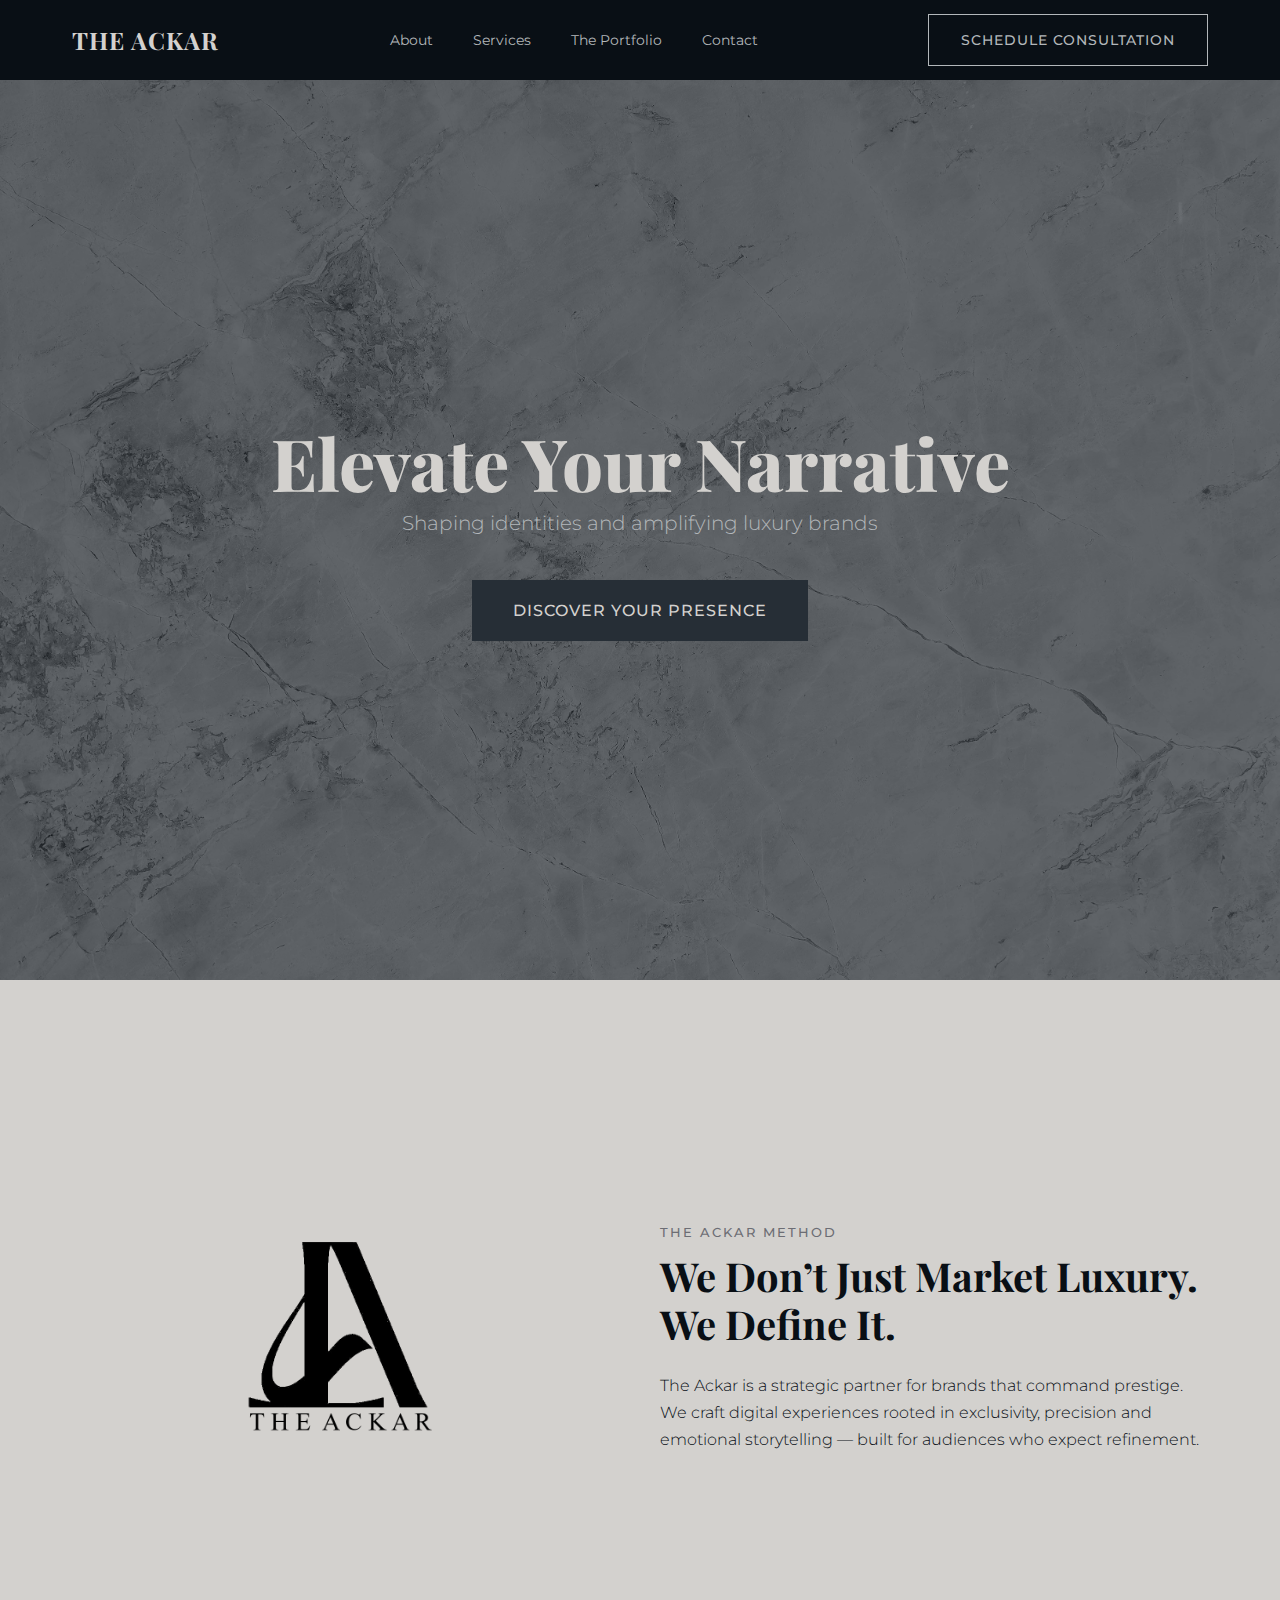
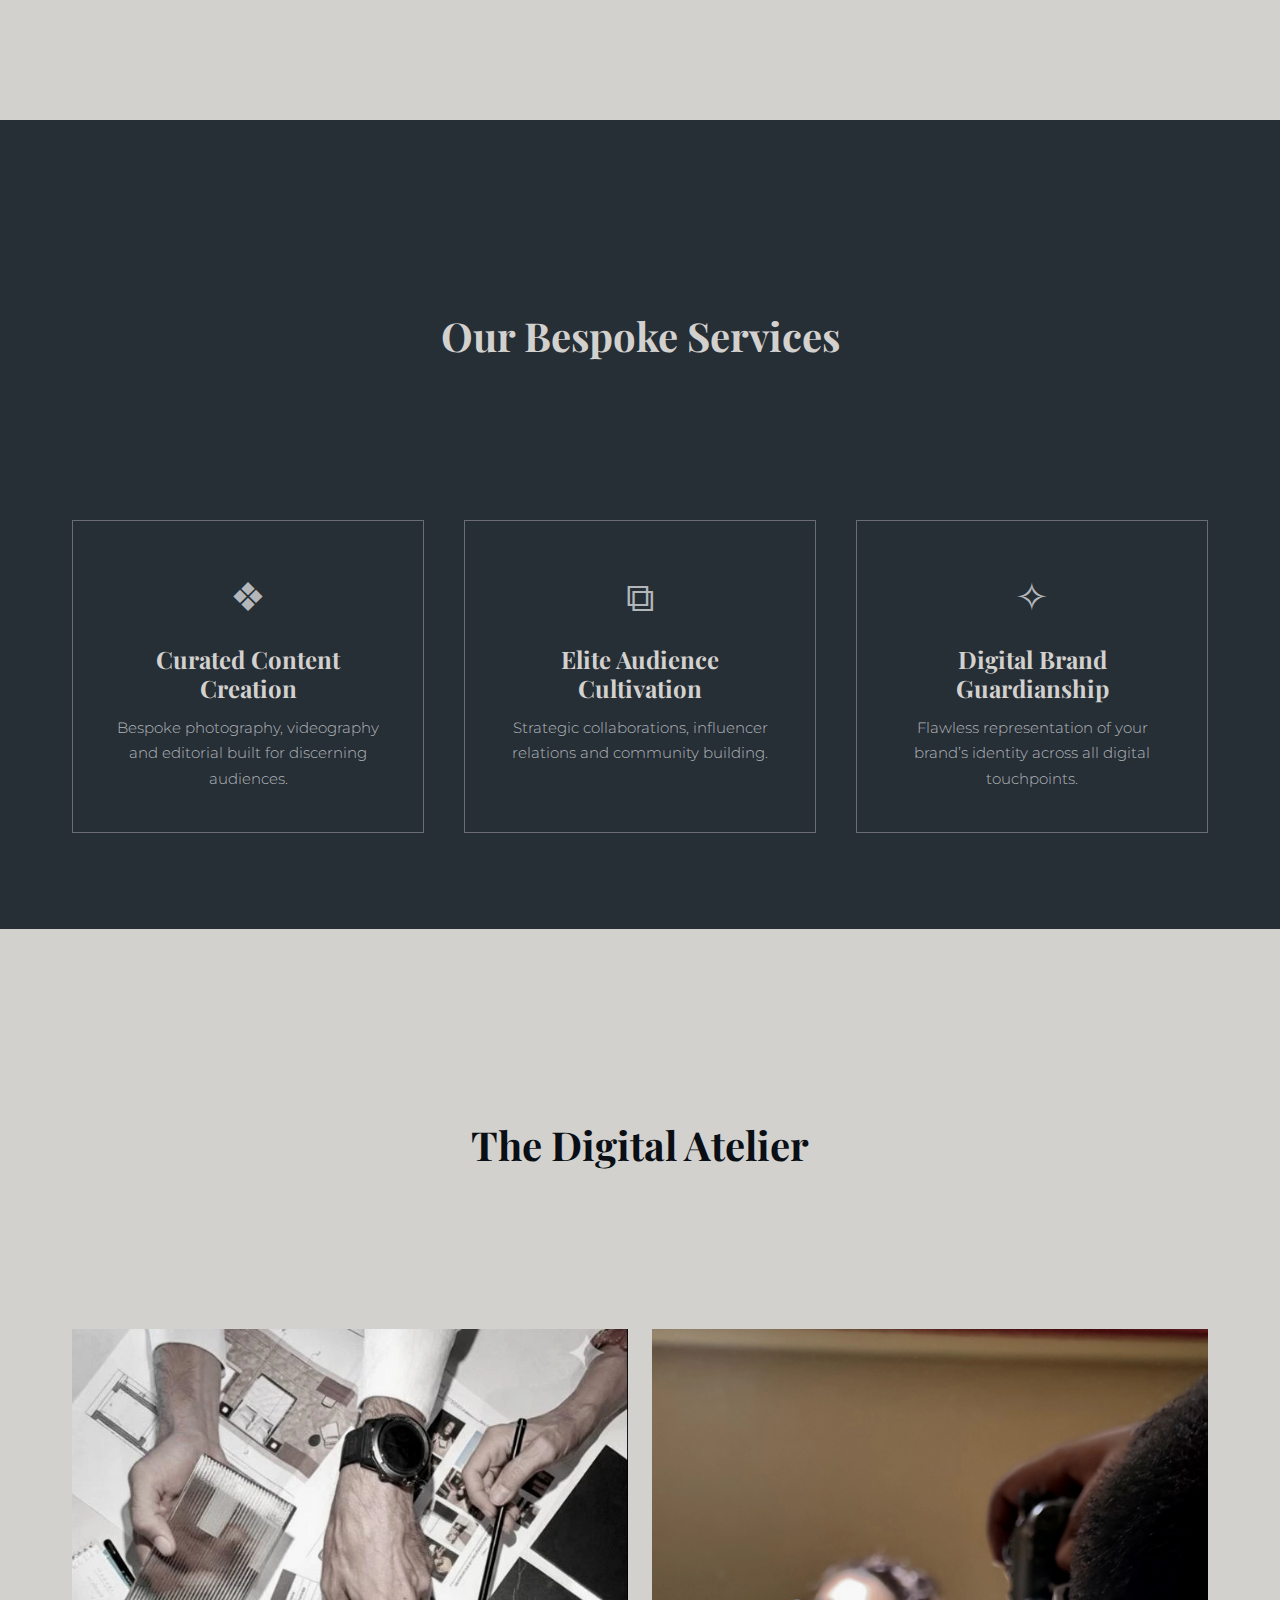
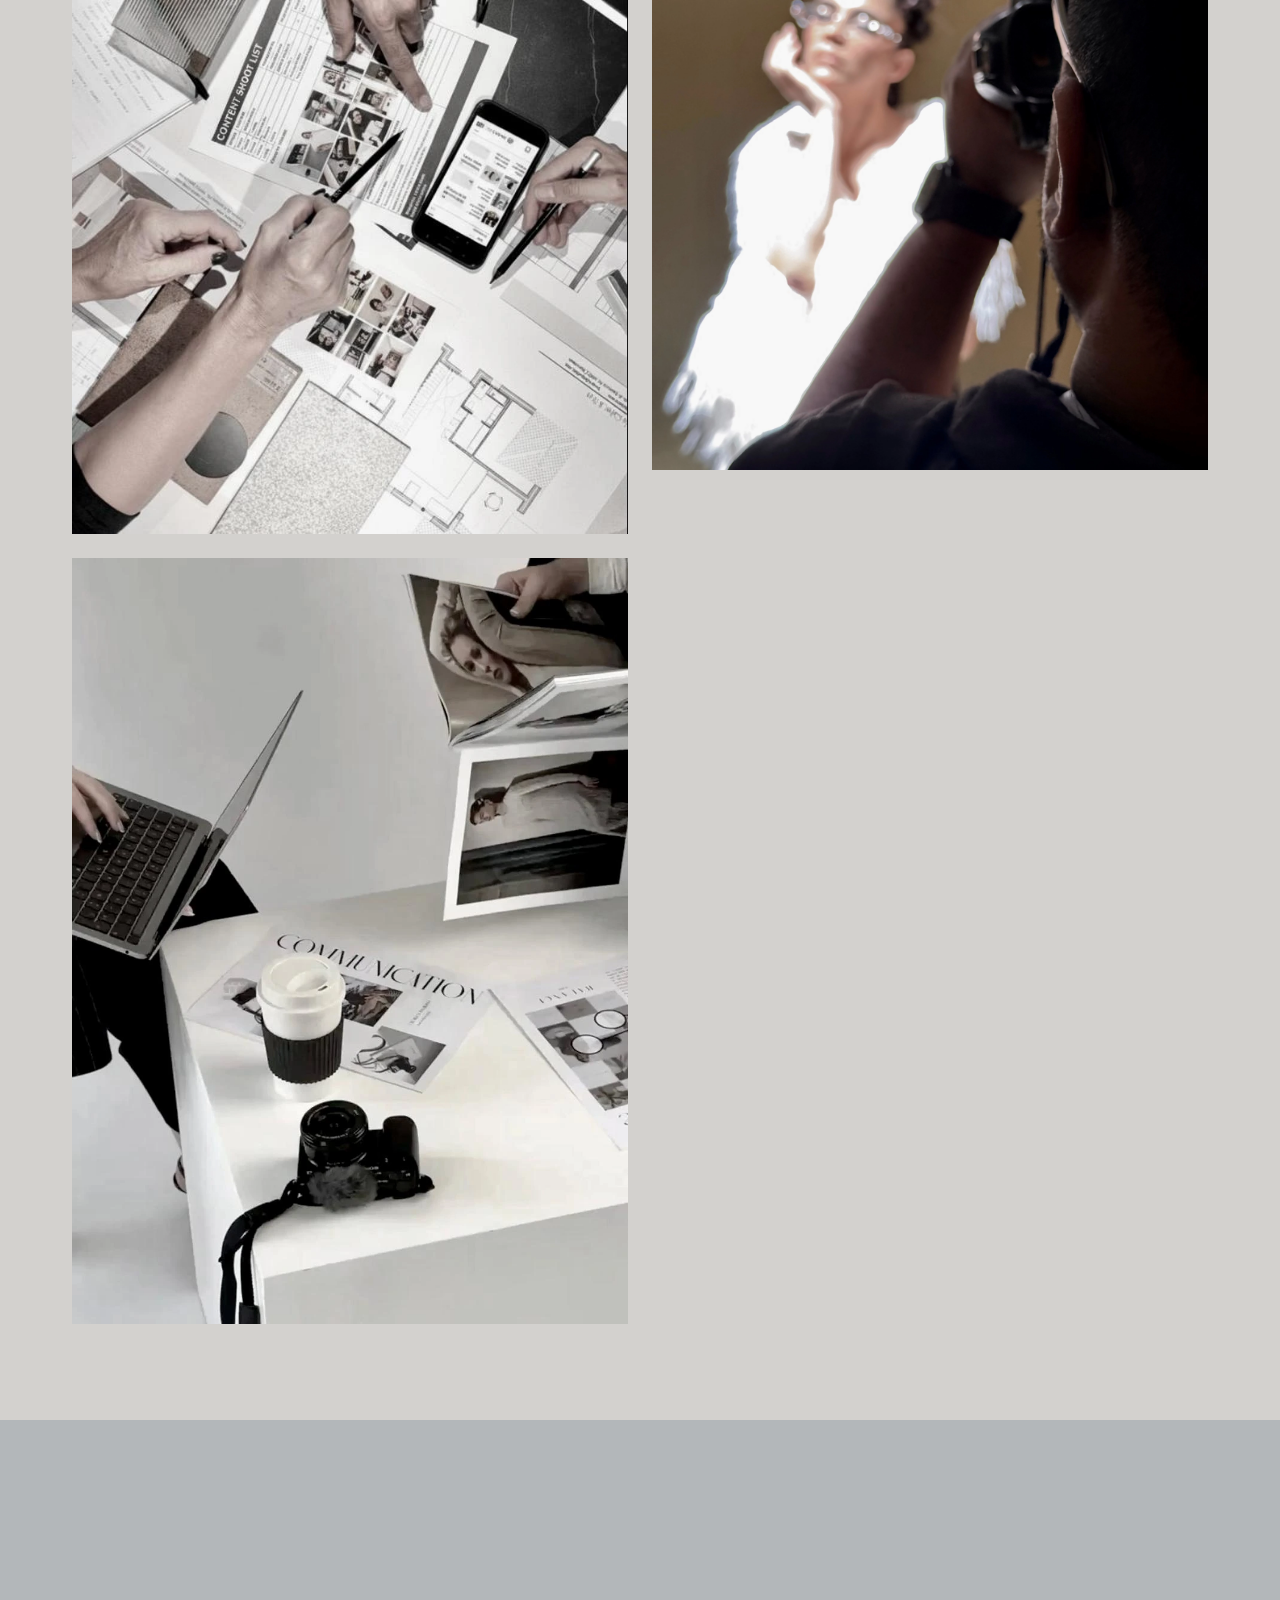
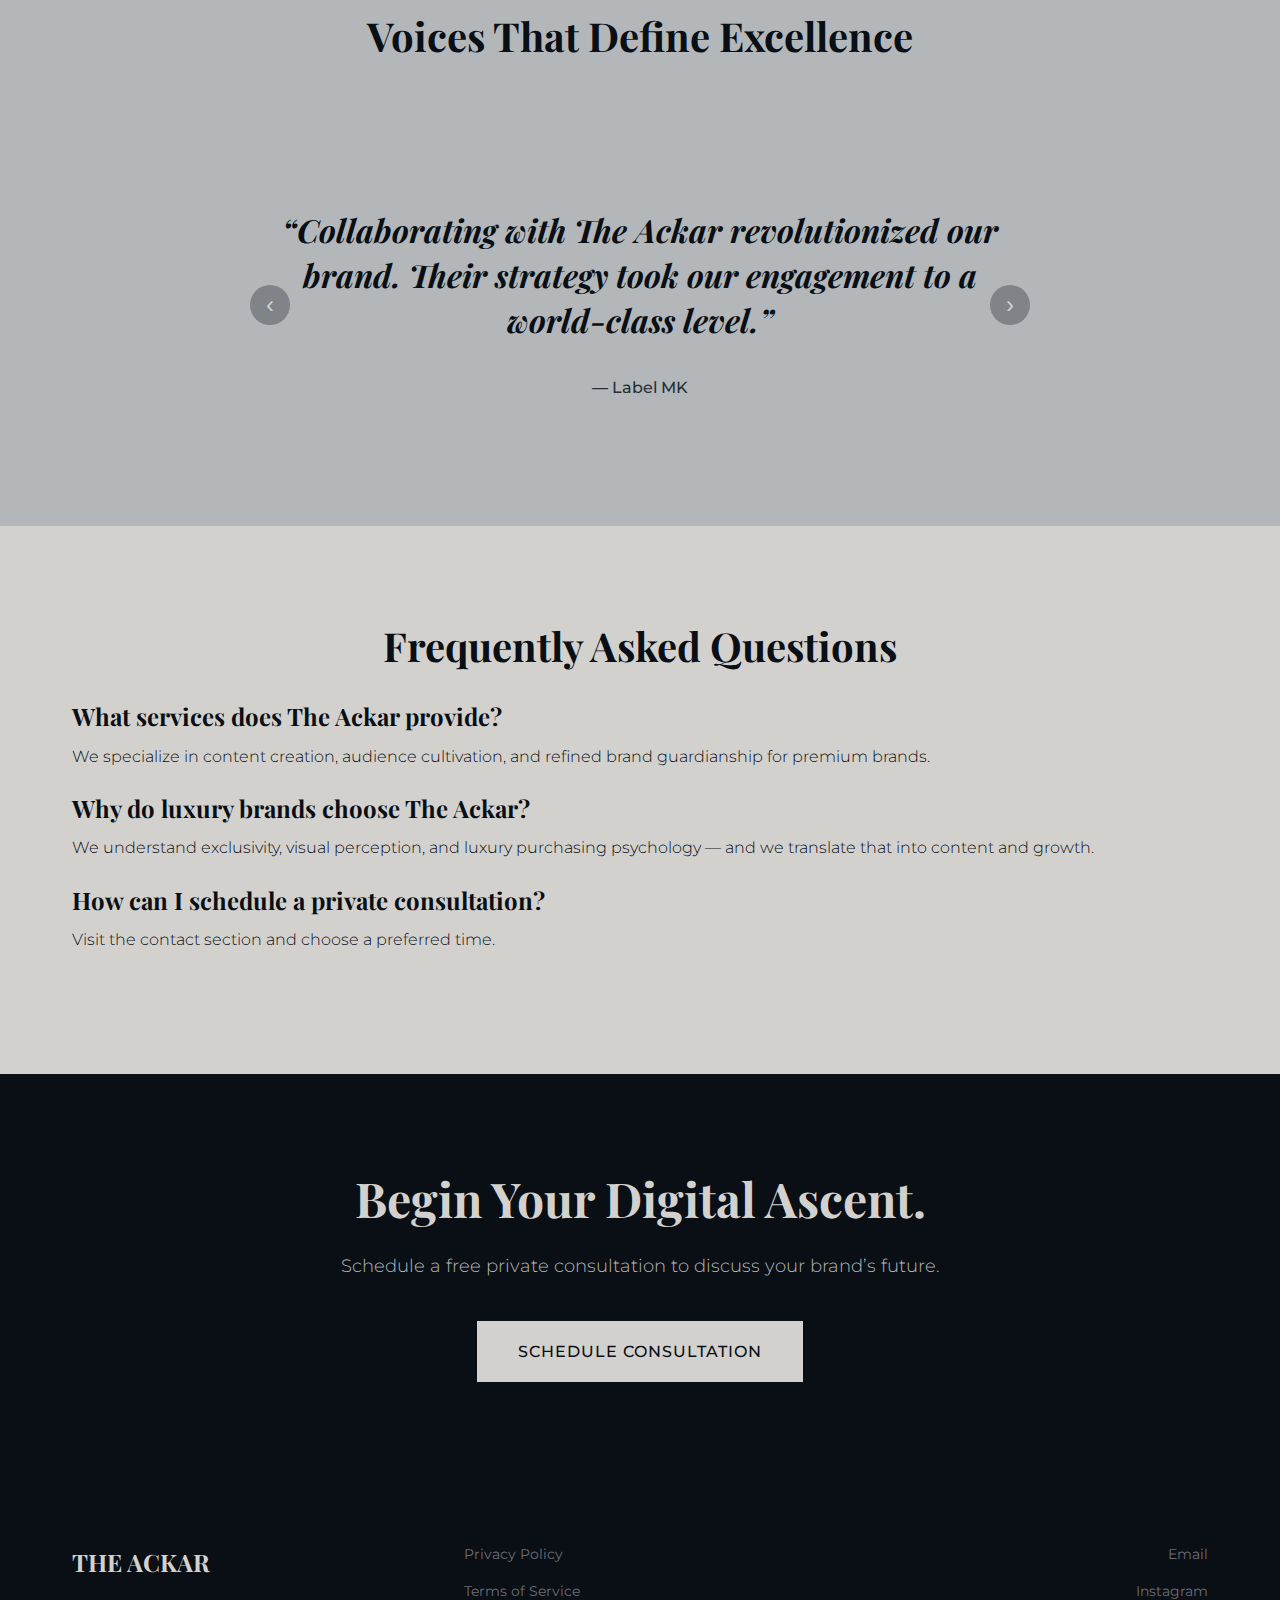
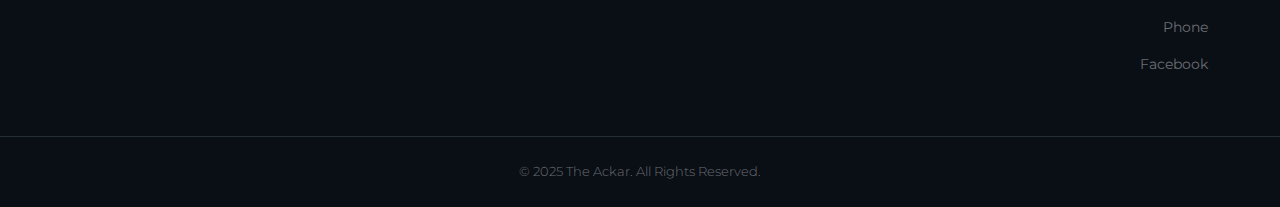
<file: index2.html>
<!DOCTYPE html>
<html lang="en">
<head>
    <meta charset="UTF-8">
    <meta name="viewport" content="width=device-width, initial-scale=1.0">
    <title>The Ackar – Elevate Your Narrative</title>
    <link rel="icon" type="image/x-icon" href="favicon.ico">
    <!-- ✅ SEO -->
    <meta name="description" content="The Ackar defines luxury digital branding through curated content creation, elite audience cultivation, and premium brand guardianship." />
    <link rel="canonical" href="https://theackar.com" />

    <!-- ✅ Open Graph -->
    <meta property="og:title" content="The Ackar – Elevate Your Narrative" />
    <meta property="og:description" content="Luxury-focused digital branding & content creation agency elevating brands with elegance and precision." />
    <meta property="og:image" content="https://theackar.com/img/background.webp" />
    <meta property="og:url" content="https://theackar.com" />
    <meta property="og:type" content="website" />

    <!-- ✅ Twitter -->
    <meta name="twitter:card" content="summary_large_image" />

    <!-- ✅ Preload LCP -->
    <link rel="preload" as="image" href="img/background.webp" />

    <!-- ✅ Fonts -->
    <link rel="preconnect" href="https://fonts.googleapis.com">
    <link rel="prepreconnect" href="https://fonts.gstatic.com" crossorigin>
    <link href="https://fonts.googleapis.com/css2?family=Montserrat:wght@300;400;500&family=Playfair+Display:wght@700;800&display=swap" rel="stylesheet">

    <!-- ✅ CSS -->
    <link rel="stylesheet" href="style.css">

    <!-- ✅ Structured Data -->
    <script type="application/ld+json">
    {
      "@context": "https://schema.org",
      "@type": "Organization",
      "name": "The Ackar",
      "url": "https://theackar.com",
      "logo": "https://theackar.com/img/transparent-logo.webp",
      "description": "Luxury digital branding agency specializing in curated content creation, audience cultivation and brand guardianship.",
      "sameAs": [
        "https://instagram.com/theackar",
        "https://facebook.com/theackar"
      ],
      "contactPoint": {
        "@type": "ContactPoint",
        "contactType": "customer service",
        "email": "contact@theackar.com"
      }
    }
    </script>
</head>

<body>

    <nav class="navbar">
        <div class="container">
            <a href="/" class="nav-logo">THE ACKAR</a>
            <ul class="nav-menu">
                <li><a href="#about">About</a></li>
                <li><a href="#services">Services</a></li>
                <li><a href="#portfolio">The Portfolio</a></li>
                <li><a href="#contact">Contact</a></li>
            </ul>
            <a href="#contact" class="btn btn-nav-cta">Schedule Consultation</a>
        </div>
    </nav>

    <header class="hero">
        <div class="video-background">
            <picture>
                <source srcset="img/background.webp" type="image/webp">
                <img src="img/background.jpg" alt="Luxury backdrop representing premium branding">
            </picture>
        </div>

        <div class="hero-content">
            <h1>Elevate Your Narrative</h1>
            <p>Shaping identities and amplifying luxury brands</p>
            <a href="#services" class="btn btn-primary-cta">Discover Your Presence</a>
        </div>
    </header>

    <main>
        <section id="about" class="section-about">
            <div class="container grid grid-two-cols">
                <div class="about-image">
                    <img src="img/transparent-logo.webp" loading="lazy" alt="The Ackar emblem">
                </div>

                <div class="about-content">
                    <span class="sub-heading">THE ACKAR METHOD</span>
                    <h2>We Don’t Just Market Luxury. We Define It.</h2>
                    <p>The Ackar is a strategic partner for brands that command prestige. We craft digital experiences rooted in exclusivity, precision and emotional storytelling — built for audiences who expect refinement.</p>
                </div>
            </div>
        </section>

        <section id="services" class="section-services">
            <div class="container">
                <h2 class="section-title text-center">Our Bespoke Services</h2>
                <div class="grid grid-three-cols">

                    <div class="service-card">
                        <div class="service-icon">❖</div>
                        <h3>Curated Content Creation</h3>
                        <p>Bespoke photography, videography and editorial built for discerning audiences.</p>
                    </div>

                    <div class="service-card">
                        <div class="service-icon">⧉</div>
                        <h3>Elite Audience Cultivation</h3>
                        <p>Strategic collaborations, influencer relations and community building.</p>
                    </div>

                    <div class="service-card">
                        <div class="service-icon">✧</div>
                        <h3>Digital Brand Guardianship</h3>
                        <p>Flawless representation of your brand’s identity across all digital touchpoints.</p>
                    </div>

                </div>
            </div>
        </section>

        <section id="portfolio" class="section-portfolio">
            <div class="container">
                <h2 class="section-title text-center">The Digital Atelier</h2>

                <div class="portfolio-grid">
                    <a href="#" class="portfolio-item">
                        <img src="img/22.webp" loading="lazy" alt="Brand planning session">
                        <div class="portfolio-overlay"><h3>Planning</h3></div>
                    </a>

                    <a href="#" class="portfolio-item">
                        <img src="img/21.webp" loading="lazy" alt="Editorial shoot for luxury brand">
                        <div class="portfolio-overlay"><h3>Photo Shoot</h3></div>
                    </a>

                    <a href="#" class="portfolio-item">
                        <img src="img/23.webp" loading="lazy" alt="Marketing campaign execution">
                        <div class="portfolio-overlay"><h3>Marketing</h3></div>
                    </a>
                </div>
            </div>
        </section>

        <!-- ✅ TESTIMONIALS -->
        <section id="testimonials" class="section-testimonials">
            <div class="container">

                <h2 class="section-title text-center">Voices That Define Excellence</h2>

                <div class="testimonial-slider">
                    <div class="testimonial-track">

                        <div class="testimonial-slide">
                            <div class="testimonial-content">
                                <blockquote>
                                    “Collaborating with The Ackar revolutionized our brand. Their strategy took our engagement to a world-class level.”
                                </blockquote>
                                <cite>— Label MK</cite>
                            </div>
                        </div>

                        <div class="testimonial-slide">
                            <div class="testimonial-content">
                                <blockquote>
                                    “Their understanding of premium content and growth strategy is unmatched.”
                                </blockquote>
                                <cite>— Wahda Events</cite>
                            </div>
                        </div>

                        <div class="testimonial-slide">
                            <div class="testimonial-content">
                                <blockquote>
                                    “We saw real ROI. Higher sales, higher conversions, higher brand value.”
                                </blockquote>
                                <cite>— Lotus Creation</cite>
                            </div>
                        </div>

                        <div class="testimonial-slide">
                            <div class="testimonial-content">
                                <blockquote>
                                    “Creative, reliable and results-driven. The Ackar has been crucial to our digital growth.”
                                </blockquote>
                                <cite>— Teetopiyaa</cite>
                            </div>
                        </div>

                        <div class="testimonial-slide">
                            <div class="testimonial-content">
                                <blockquote>
                                    “A rare agency that blends aesthetic excellence with business impact. We will work with them again.”
                                </blockquote>
                                <cite>— Be Beaut</cite>
                            </div>
                        </div>

                    </div>

                    <button class="slider-btn slider-btn-prev">&#8249;</button>
                    <button class="slider-btn slider-btn-next">&#8250;</button>
                </div>
            </div>
        </section>

        <!-- ✅ FAQ (SEO Boost) -->
        <section id="faq" class="section-about">
            <div class="container">
                <h2 class="text-center" style="margin-bottom:2rem;">Frequently Asked Questions</h2>

                <div class="faq-item">
                    <h3>What services does The Ackar provide?</h3>
                    <p>We specialize in content creation, audience cultivation, and refined brand guardianship for premium brands.</p>
                </div>

                <div class="faq-item">
                    <h3>Why do luxury brands choose The Ackar?</h3>
                    <p>We understand exclusivity, visual perception, and luxury purchasing psychology — and we translate that into content and growth.</p>
                </div>

                <div class="faq-item">
                    <h3>How can I schedule a private consultation?</h3>
                    <p>Visit the <a href="#contact">contact section</a> and choose a preferred time.</p>
                </div>
            </div>
        </section>

        <section id="contact" class="section-cta">
            <div class="container text-center">
                <h2>Begin Your Digital Ascent.</h2>
                <p>Schedule a free private consultation to discuss your brand’s future.</p>
                <a href="https://shorturl.at/qaPy2" class="btn btn-secondary-cta">Schedule Consultation</a>
            </div>
        </section>
    </main>

    <footer class="footer">
        <div class="container grid grid-three-cols">
            <div class="footer-col">
                <a href="/" class="footer-logo">THE ACKAR</a>
            </div>

            <div class="footer-col">
                <ul class="footer-links">
                    <li><a href="privacy-policy.html">Privacy Policy</a></li>
                    <li><a href="terms-of-service.html">Terms of Service</a></li>
                </ul>
            </div>

            <div class="footer-col">
                <ul class="footer-socials">
                    <li><a href="mailto:contact@theackar.com">Email</a></li>
                    <li><a href="https://instagram.com/theackar">Instagram</a></li>
                    <li><a href="tel:+919836063021">Phone</a></li>
                    <li><a href="#">Facebook</a></li>
                </ul>
            </div>
        </div>

        <div class="footer-bottom">
            <div class="container">
                <p>© 2025 The Ackar. All Rights Reserved.</p>
            </div>
        </div>
    </footer>

    <!-- ✅ JS: Navbar + Testimonials -->
    <script>
        // Navbar scroll effect
        window.addEventListener('scroll', function() {
            const navbar = document.querySelector('.navbar');
            navbar.classList.toggle('scrolled', window.scrollY > 50);
        });

        // Testimonials slider
        const track = document.querySelector('.testimonial-track');
        const slides = Array.from(track.children);
        const prevButton = document.querySelector('.slider-btn-prev');
        const nextButton = document.querySelector('.slider-btn-next');

        let index = 0;

        function updateSlidePosition() {
            track.style.transform = `translateX(-${index * 100}%)`;
        }

        prevButton.addEventListener('click', () => {
            index = (index === 0) ? slides.length - 1 : index - 1;
            updateSlidePosition();
        });

        nextButton.addEventListener('click', () => {
            index = (index === slides.length - 1) ? 0 : index + 1;
            updateSlidePosition();
        });

        // Autoplay
        setInterval(() => {
            index = (index === slides.length - 1) ? 0 : index + 1;
            updateSlidePosition();
        }, 5000);
    </script>

</body>
</html>
</file>
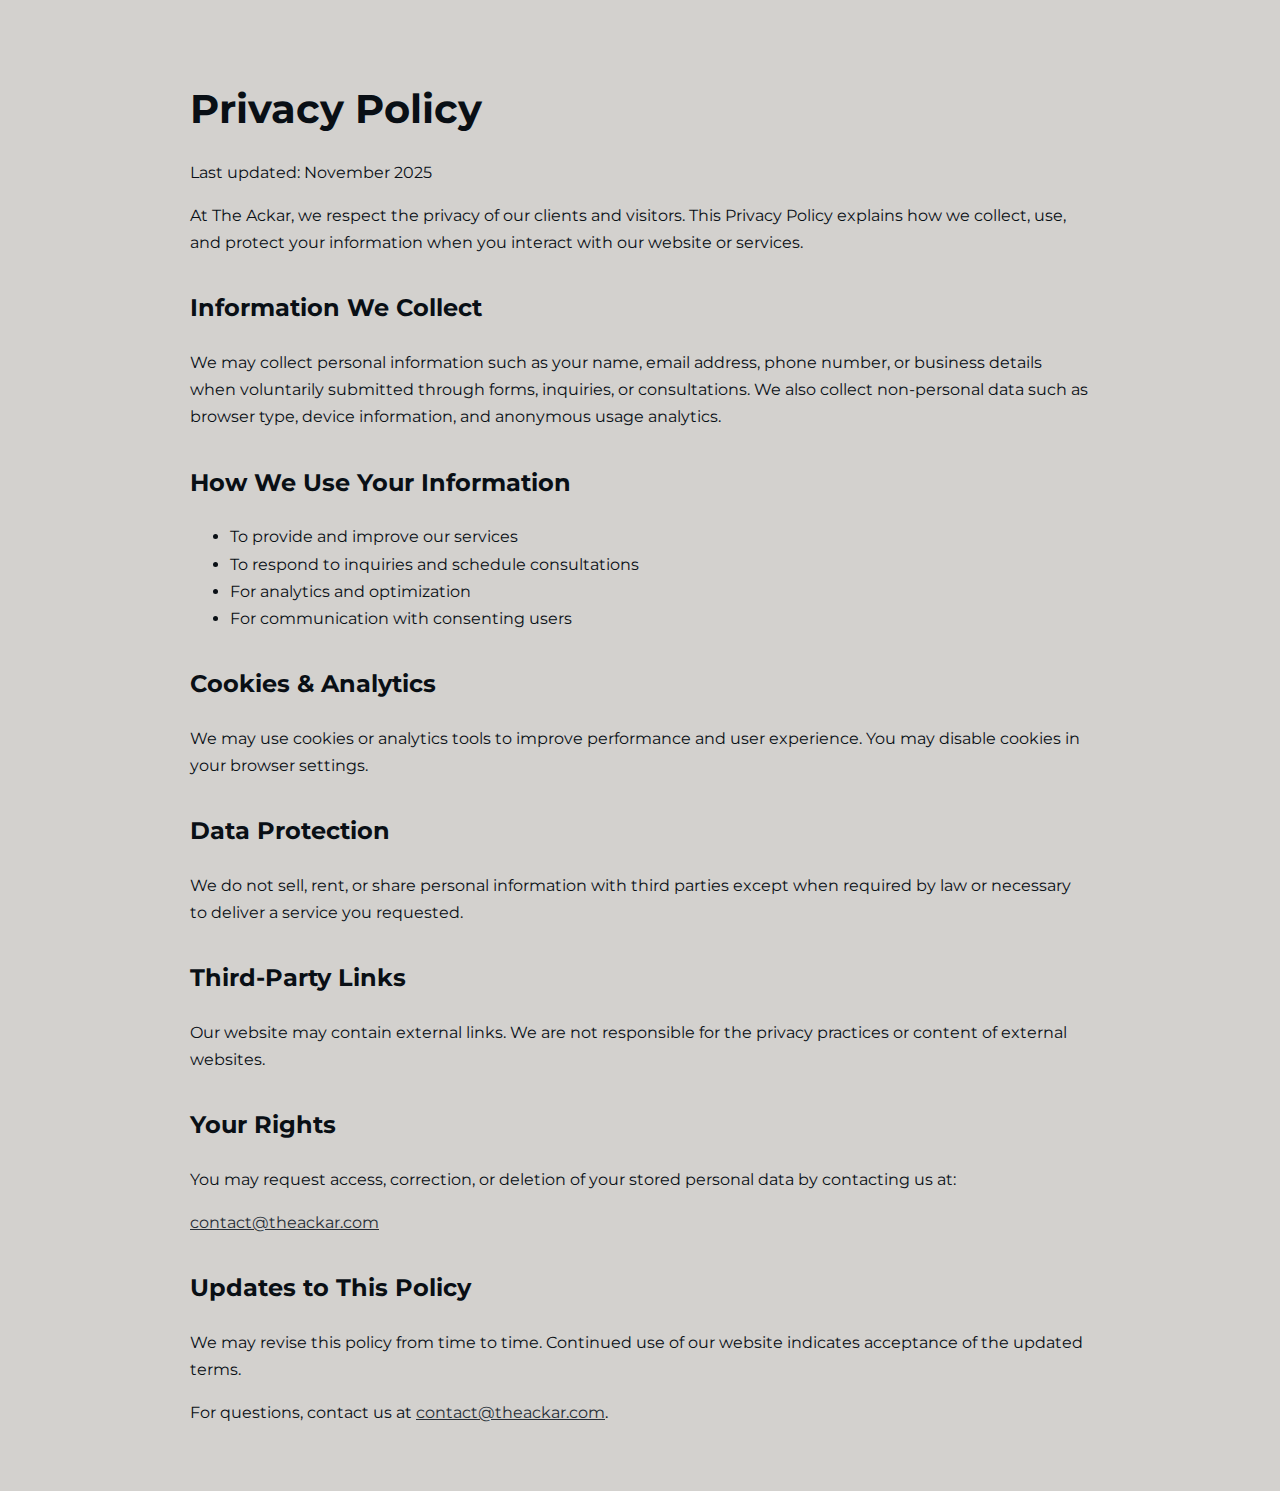
<file: privacy-policy.html>
<!DOCTYPE html>
<html lang="en">
<head>
<meta charset="UTF-8">
<meta name="viewport" content="width=device-width, initial-scale=1.0">
<title>Privacy Policy | The Ackar</title>
<meta name="description" content="Privacy Policy for The Ackar – Learn how we collect, protect, and use your data.">
<link rel="canonical" href="https://theackar.com/privacy-policy.html">
<link rel="preconnect" href="https://fonts.googleapis.com">
<link rel="preconnect" href="https://fonts.gstatic.com" crossorigin>
<link href="https://fonts.googleapis.com/css2?family=Montserrat:wght@300;400;500&display=swap" rel="stylesheet">

<style>
    body {
        font-family: 'Montserrat', sans-serif;
        background:#D3D1CE;
        color:#090F15;
        padding:3rem;
        line-height:1.7;
        max-width:900px;
        margin:auto;
    }
    h1 { font-size:2.5rem; margin-bottom:1rem; }
    h2 { margin-top:2rem; }
    a { color:#262E36; text-decoration:underline; }
</style>
</head>

<body>
<h1>Privacy Policy</h1>
<p>Last updated: November 2025</p>

<p>At The Ackar, we respect the privacy of our clients and visitors. This Privacy Policy explains how we collect, use, and protect your information when you interact with our website or services.</p>

<h2>Information We Collect</h2>
<p>We may collect personal information such as your name, email address, phone number, or business details when voluntarily submitted through forms, inquiries, or consultations. We also collect non-personal data such as browser type, device information, and anonymous usage analytics.</p>

<h2>How We Use Your Information</h2>
<ul>
<li>To provide and improve our services</li>
<li>To respond to inquiries and schedule consultations</li>
<li>For analytics and optimization</li>
<li>For communication with consenting users</li>
</ul>

<h2>Cookies & Analytics</h2>
<p>We may use cookies or analytics tools to improve performance and user experience. You may disable cookies in your browser settings.</p>

<h2>Data Protection</h2>
<p>We do not sell, rent, or share personal information with third parties except when required by law or necessary to deliver a service you requested.</p>

<h2>Third-Party Links</h2>
<p>Our website may contain external links. We are not responsible for the privacy practices or content of external websites.</p>

<h2>Your Rights</h2>
<p>You may request access, correction, or deletion of your stored personal data by contacting us at:</p>
<p><a href="mailto:contact@theackar.com">contact@theackar.com</a></p>

<h2>Updates to This Policy</h2>
<p>We may revise this policy from time to time. Continued use of our website indicates acceptance of the updated terms.</p>

<p>For questions, contact us at <a href="mailto:contact@theackar.com">contact@theackar.com</a>.</p>
</body>
</html>
</file>
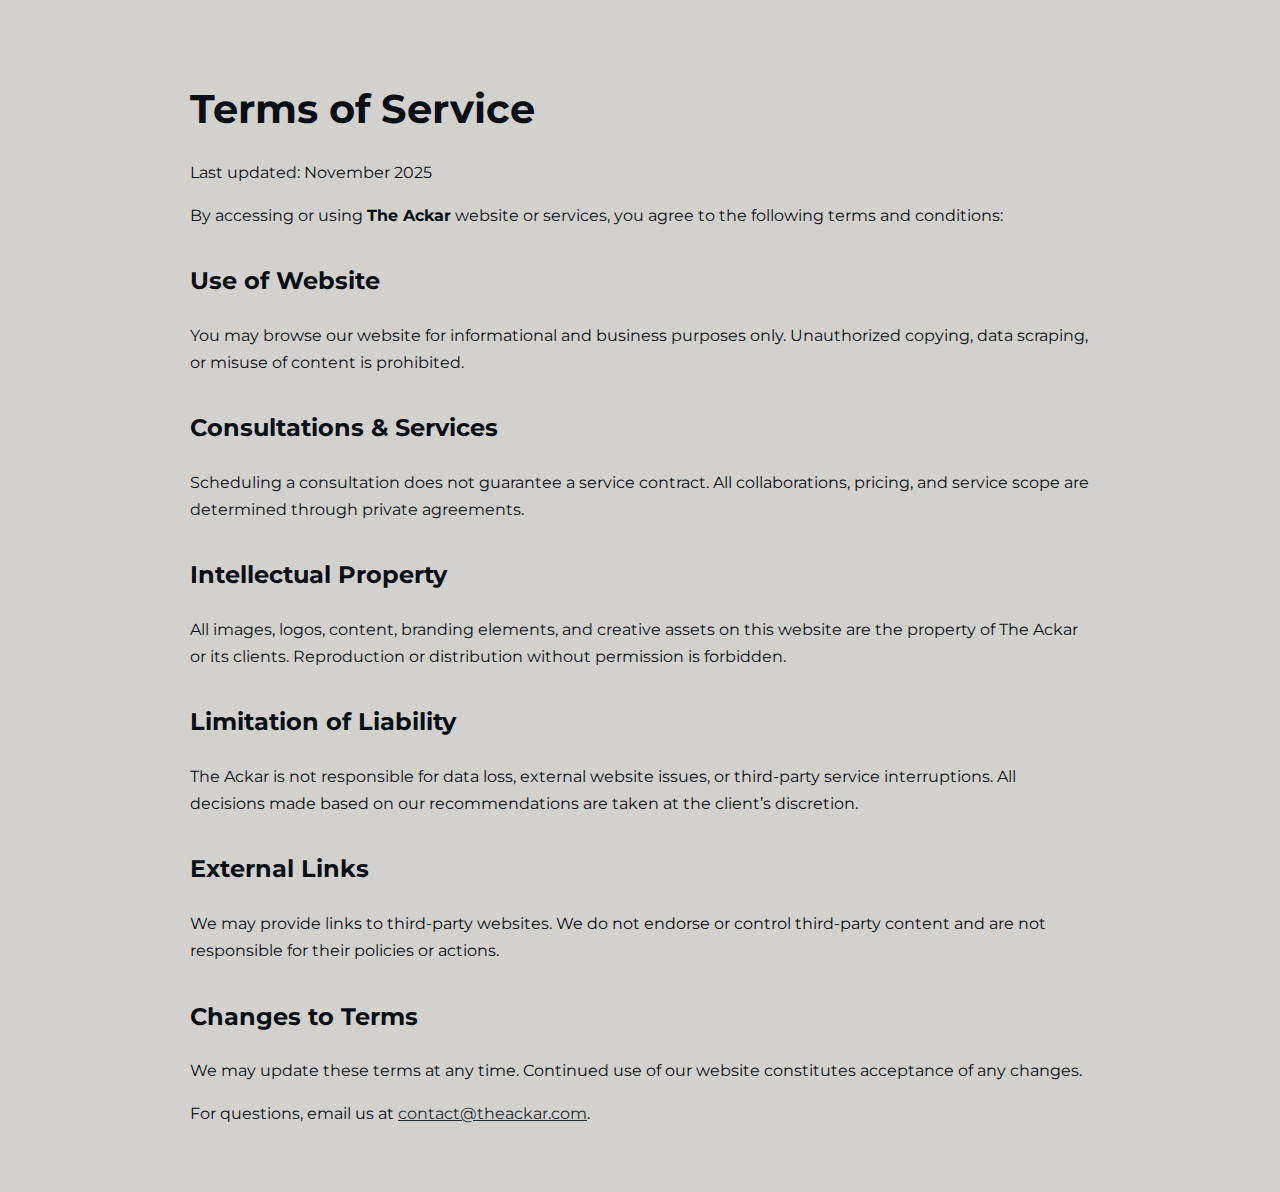
<file: terms-of-service.html>
<!DOCTYPE html>
<html lang="en">
<head>
<meta charset="UTF-8">
<meta name="viewport" content="width=device-width, initial-scale=1.0">
<title>Terms of Service | The Ackar</title>
<meta name="description" content="Terms of Service for The Ackar – Understand your rights and responsibilities when using our website or services.">
<link rel="canonical" href="https://theackar.com/terms-of-service.html">
<link rel="preconnect" href="https://fonts.googleapis.com">
<link rel="preconnect" href="https://fonts.gstatic.com" crossorigin>
<link href="https://fonts.googleapis.com/css2?family=Montserrat:wght@300;400;500&display=swap" rel="stylesheet">

<style>
    body {
        font-family: 'Montserrat', sans-serif;
        background:#D3D1CE;
        color:#090F15;
        padding:3rem;
        line-height:1.7;
        max-width:900px;
        margin:auto;
    }
    h1 { font-size:2.5rem; margin-bottom:1rem; }
    h2 { margin-top:2rem; }
    a { color:#262E36; text-decoration:underline; }
</style>
</head>

<body>
<h1>Terms of Service</h1>
<p>Last updated: November 2025</p>

<p>By accessing or using <strong>The Ackar</strong> website or services, you agree to the following terms and conditions:</p>

<h2>Use of Website</h2>
<p>You may browse our website for informational and business purposes only. Unauthorized copying, data scraping, or misuse of content is prohibited.</p>

<h2>Consultations & Services</h2>
<p>Scheduling a consultation does not guarantee a service contract. All collaborations, pricing, and service scope are determined through private agreements.</p>

<h2>Intellectual Property</h2>
<p>All images, logos, content, branding elements, and creative assets on this website are the property of The Ackar or its clients. Reproduction or distribution without permission is forbidden.</p>

<h2>Limitation of Liability</h2>
<p>The Ackar is not responsible for data loss, external website issues, or third-party service interruptions. All decisions made based on our recommendations are taken at the client’s discretion.</p>

<h2>External Links</h2>
<p>We may provide links to third-party websites. We do not endorse or control third-party content and are not responsible for their policies or actions.</p>

<h2>Changes to Terms</h2>
<p>We may update these terms at any time. Continued use of our website constitutes acceptance of any changes.</p>

<p>For questions, email us at <a href="mailto:contact@theackar.com">contact@theackar.com</a>.</p>
</body>
</html>
</file>
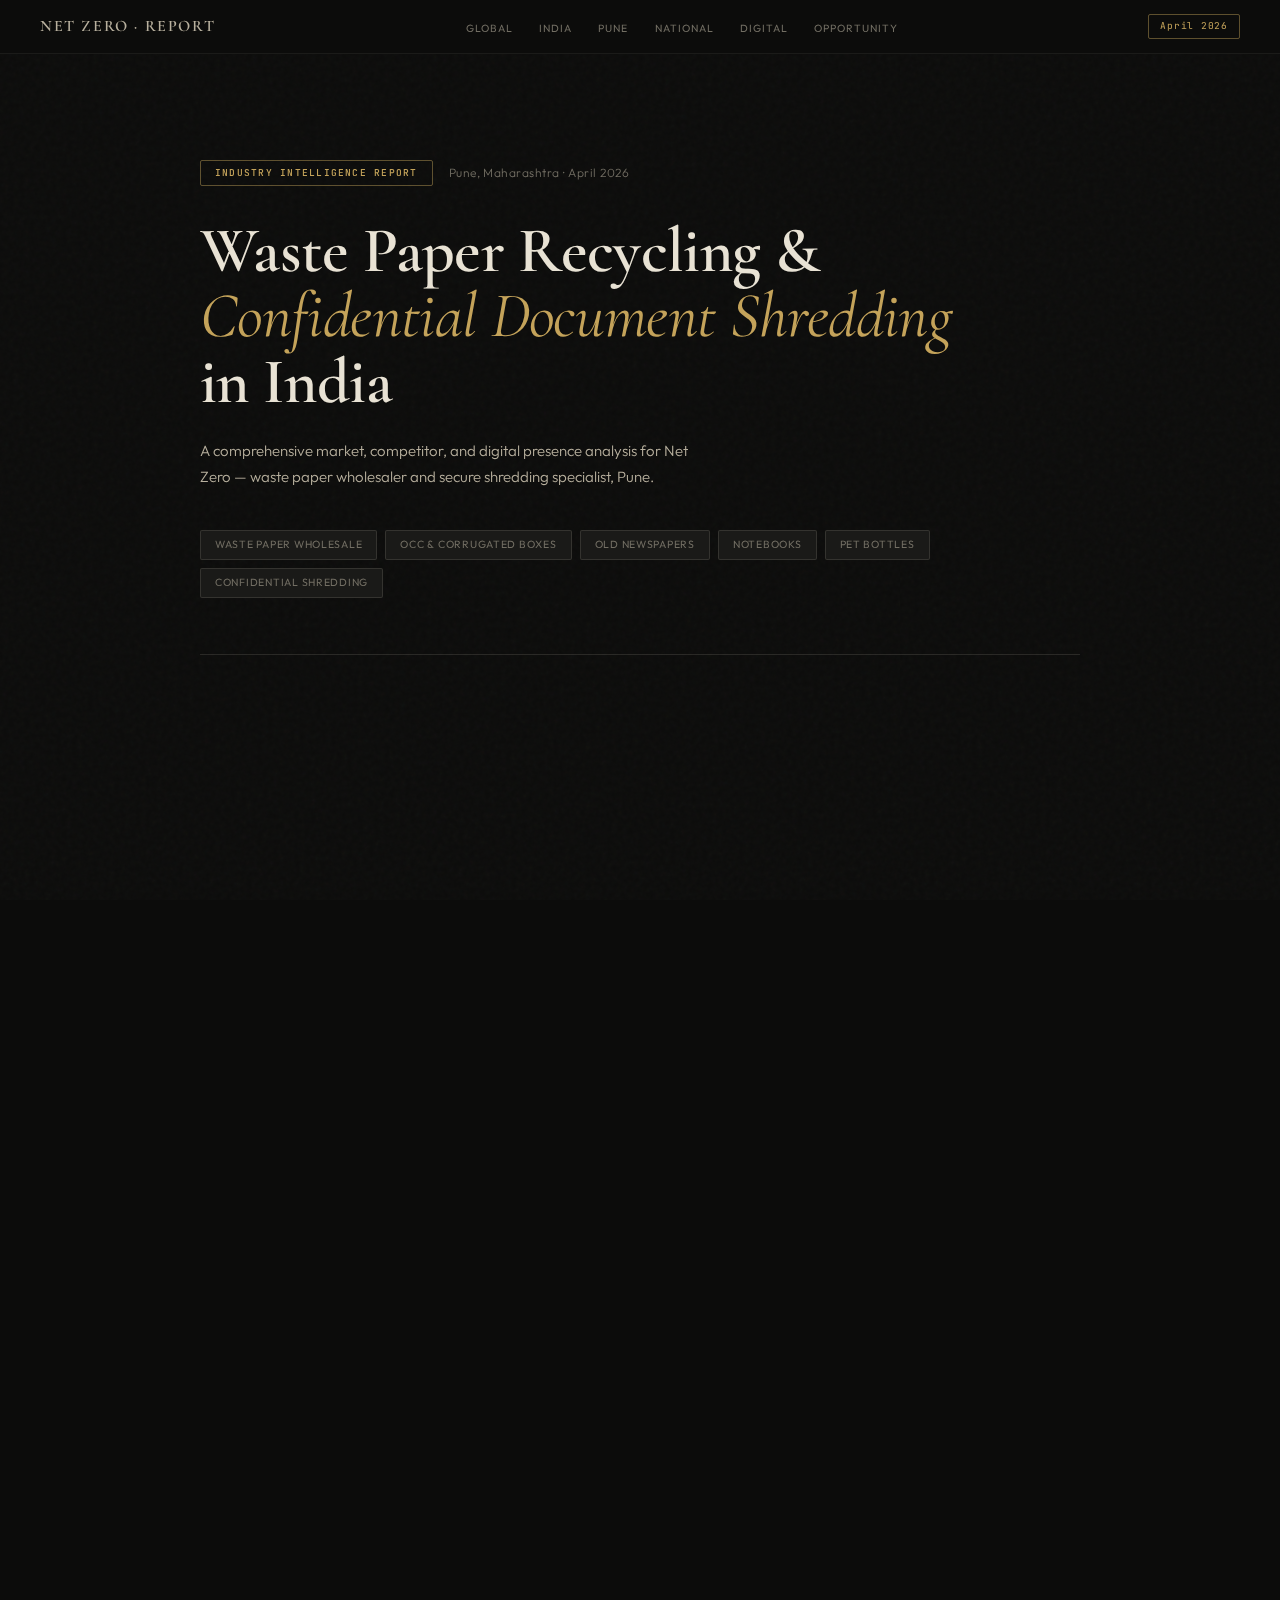
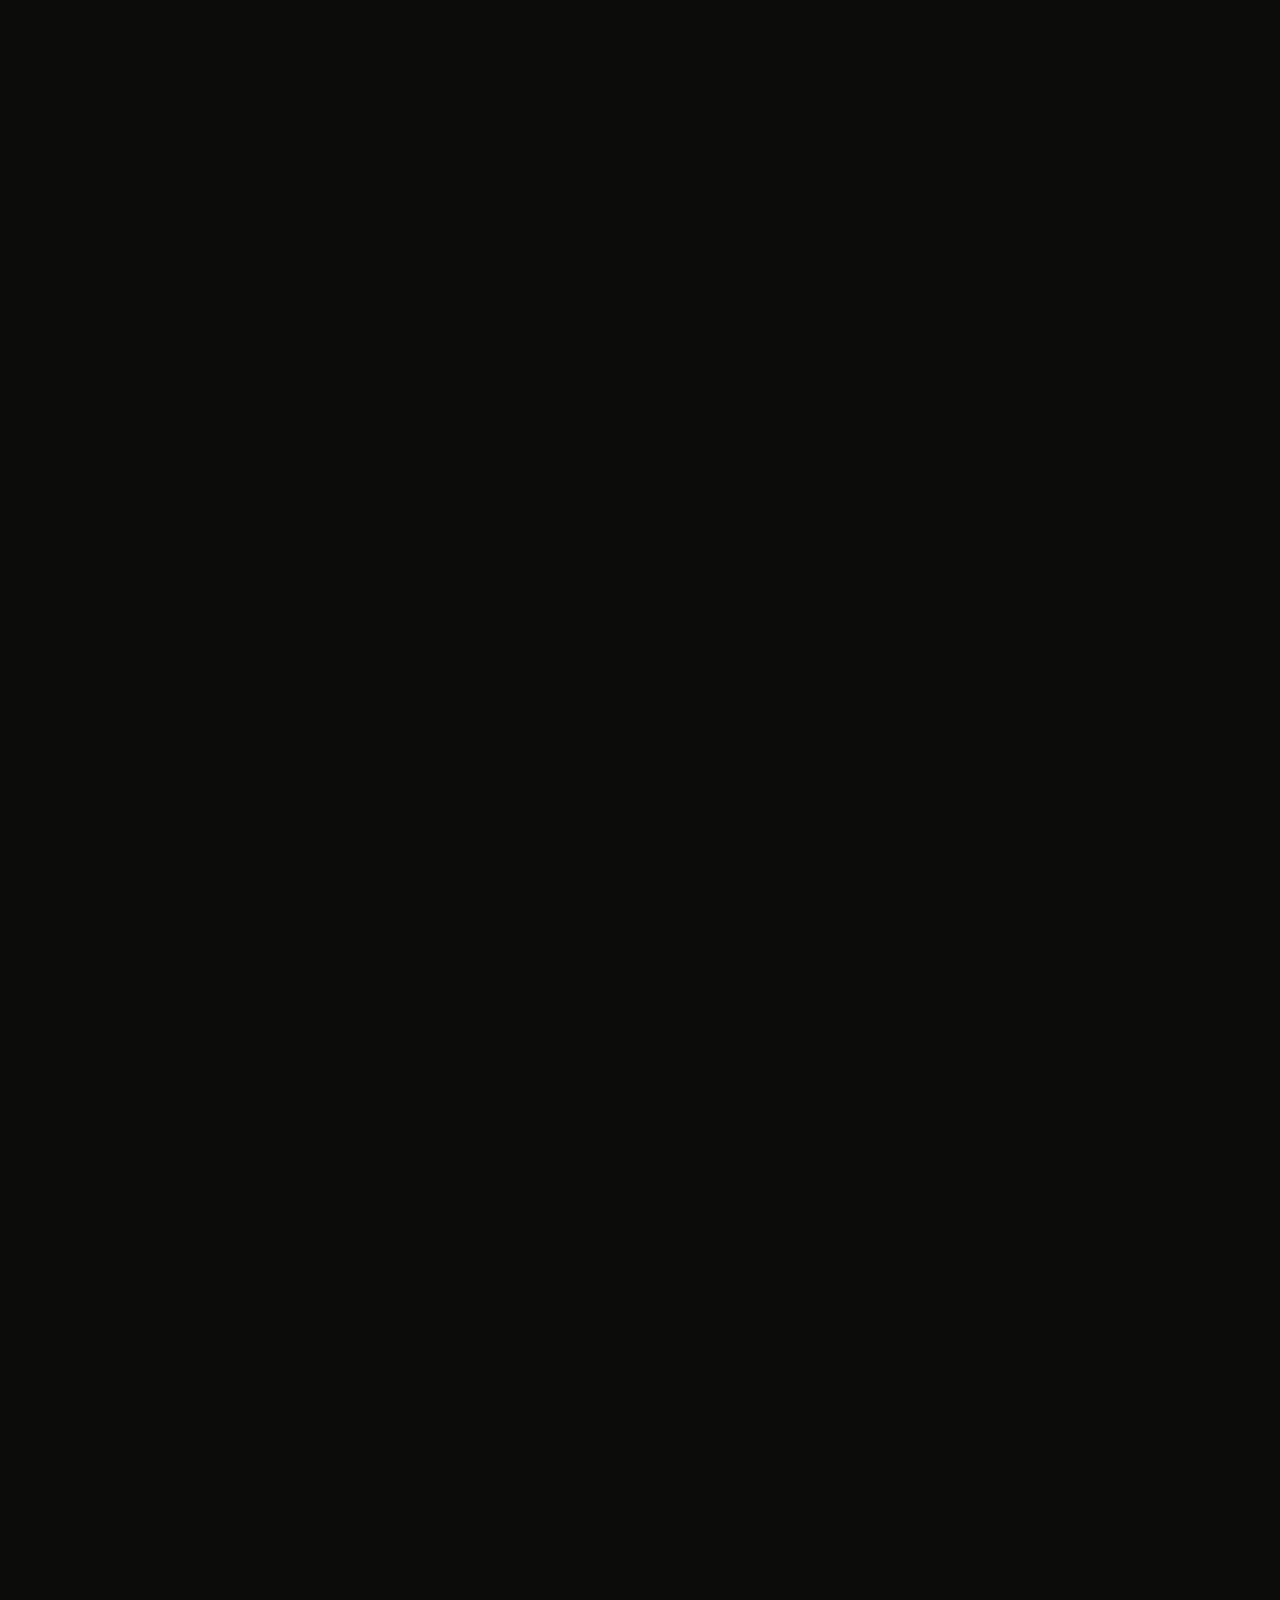
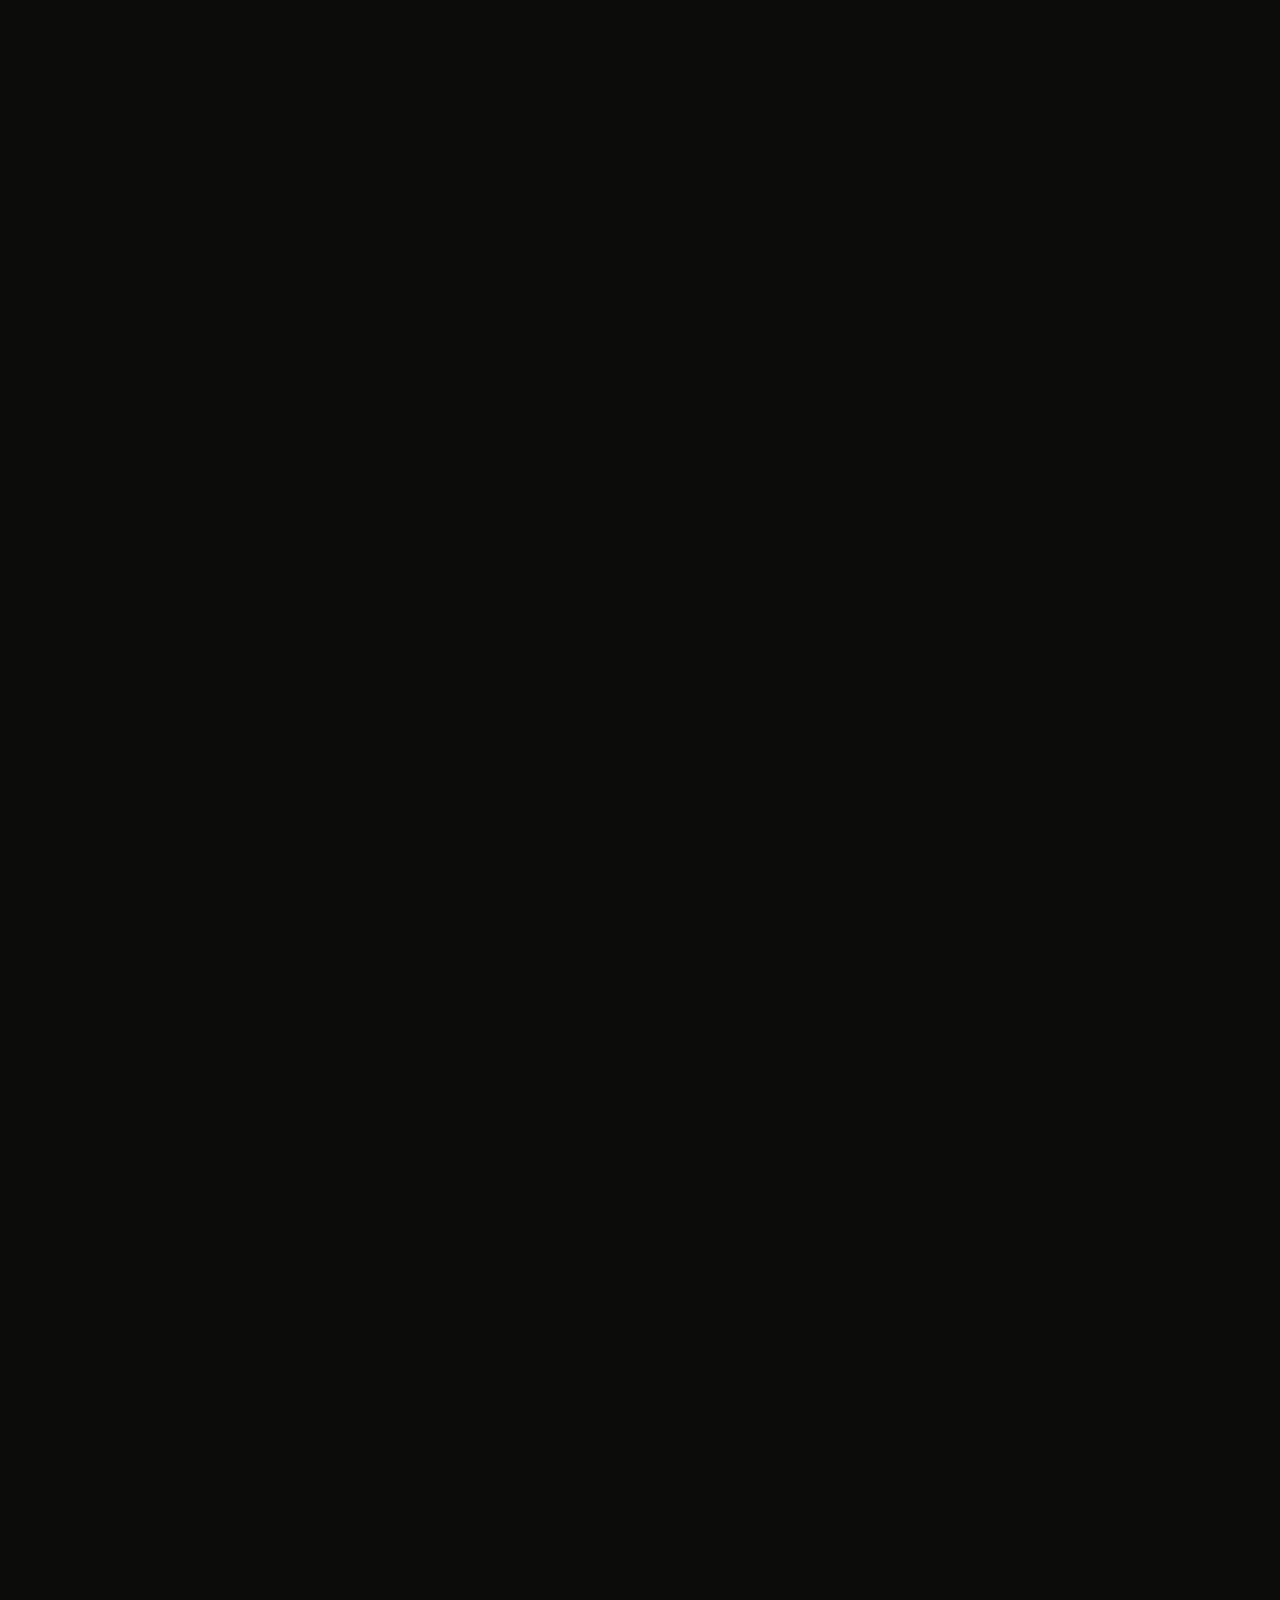
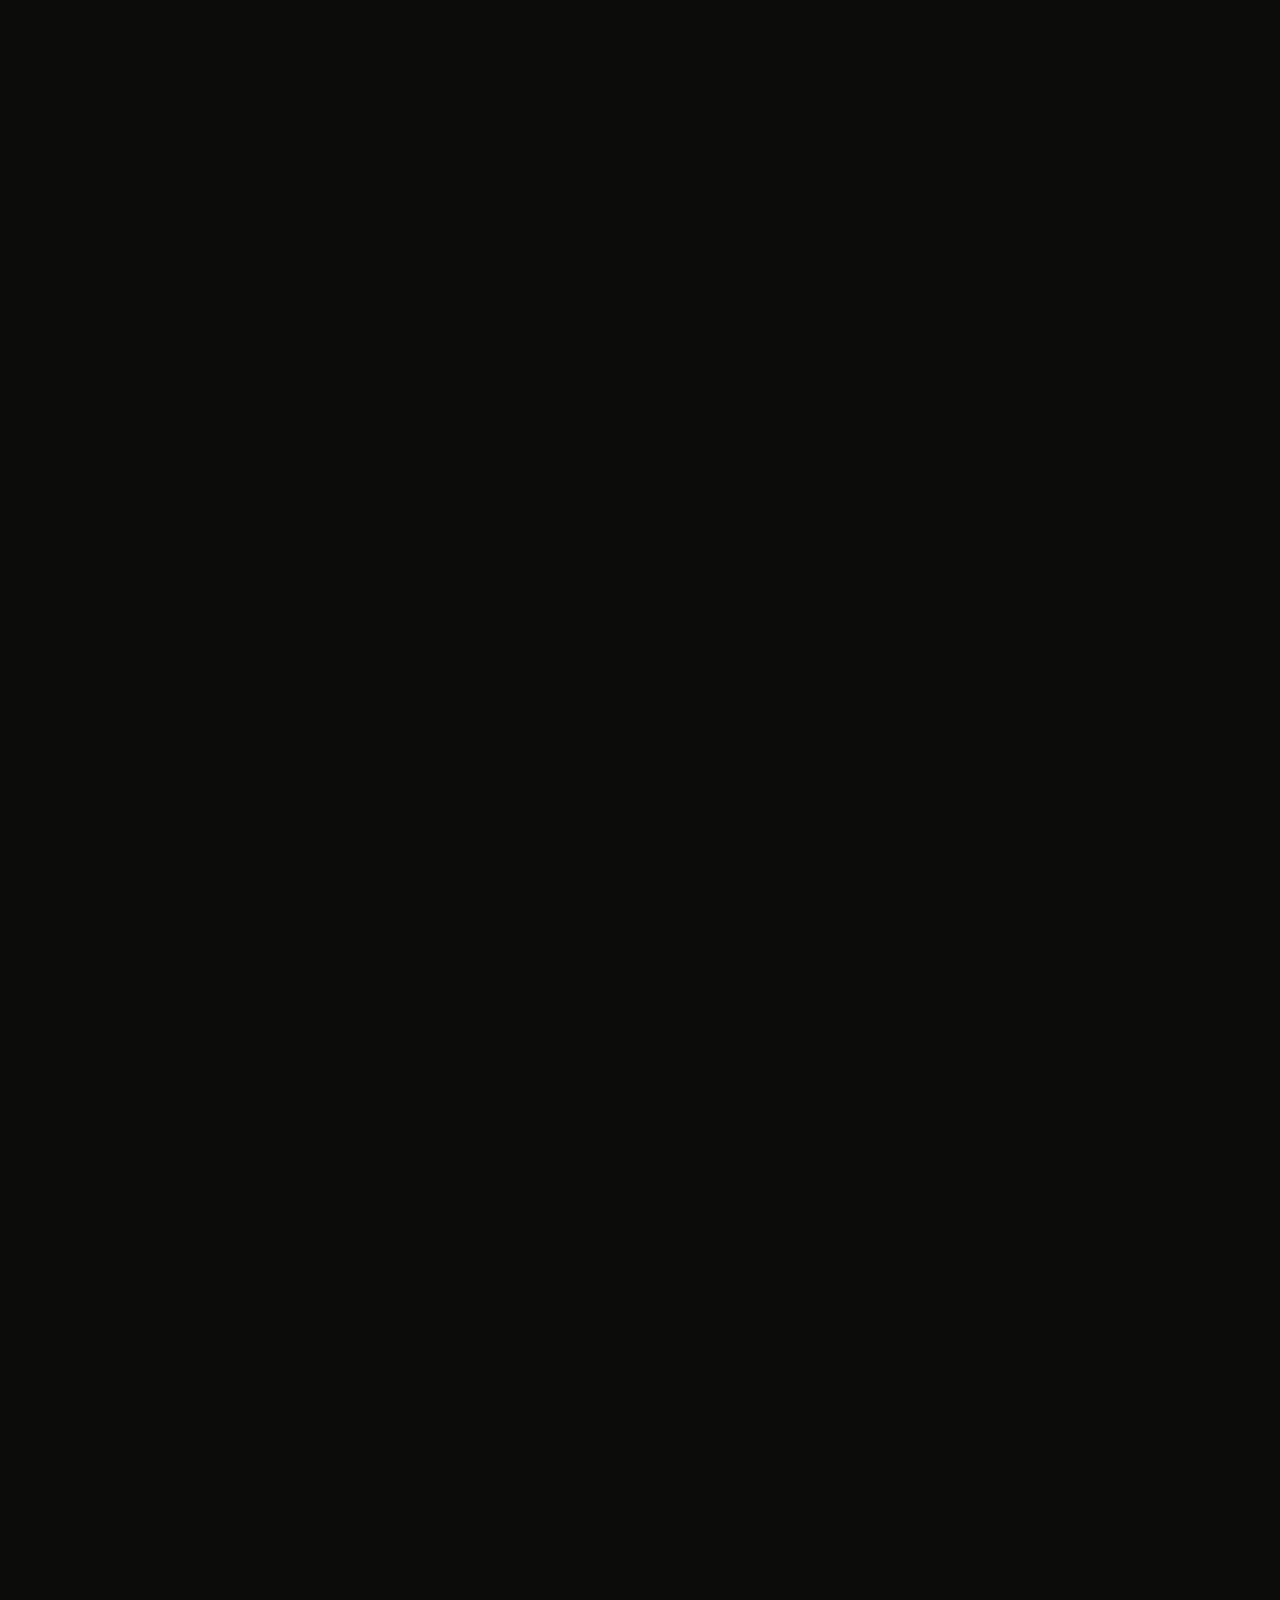
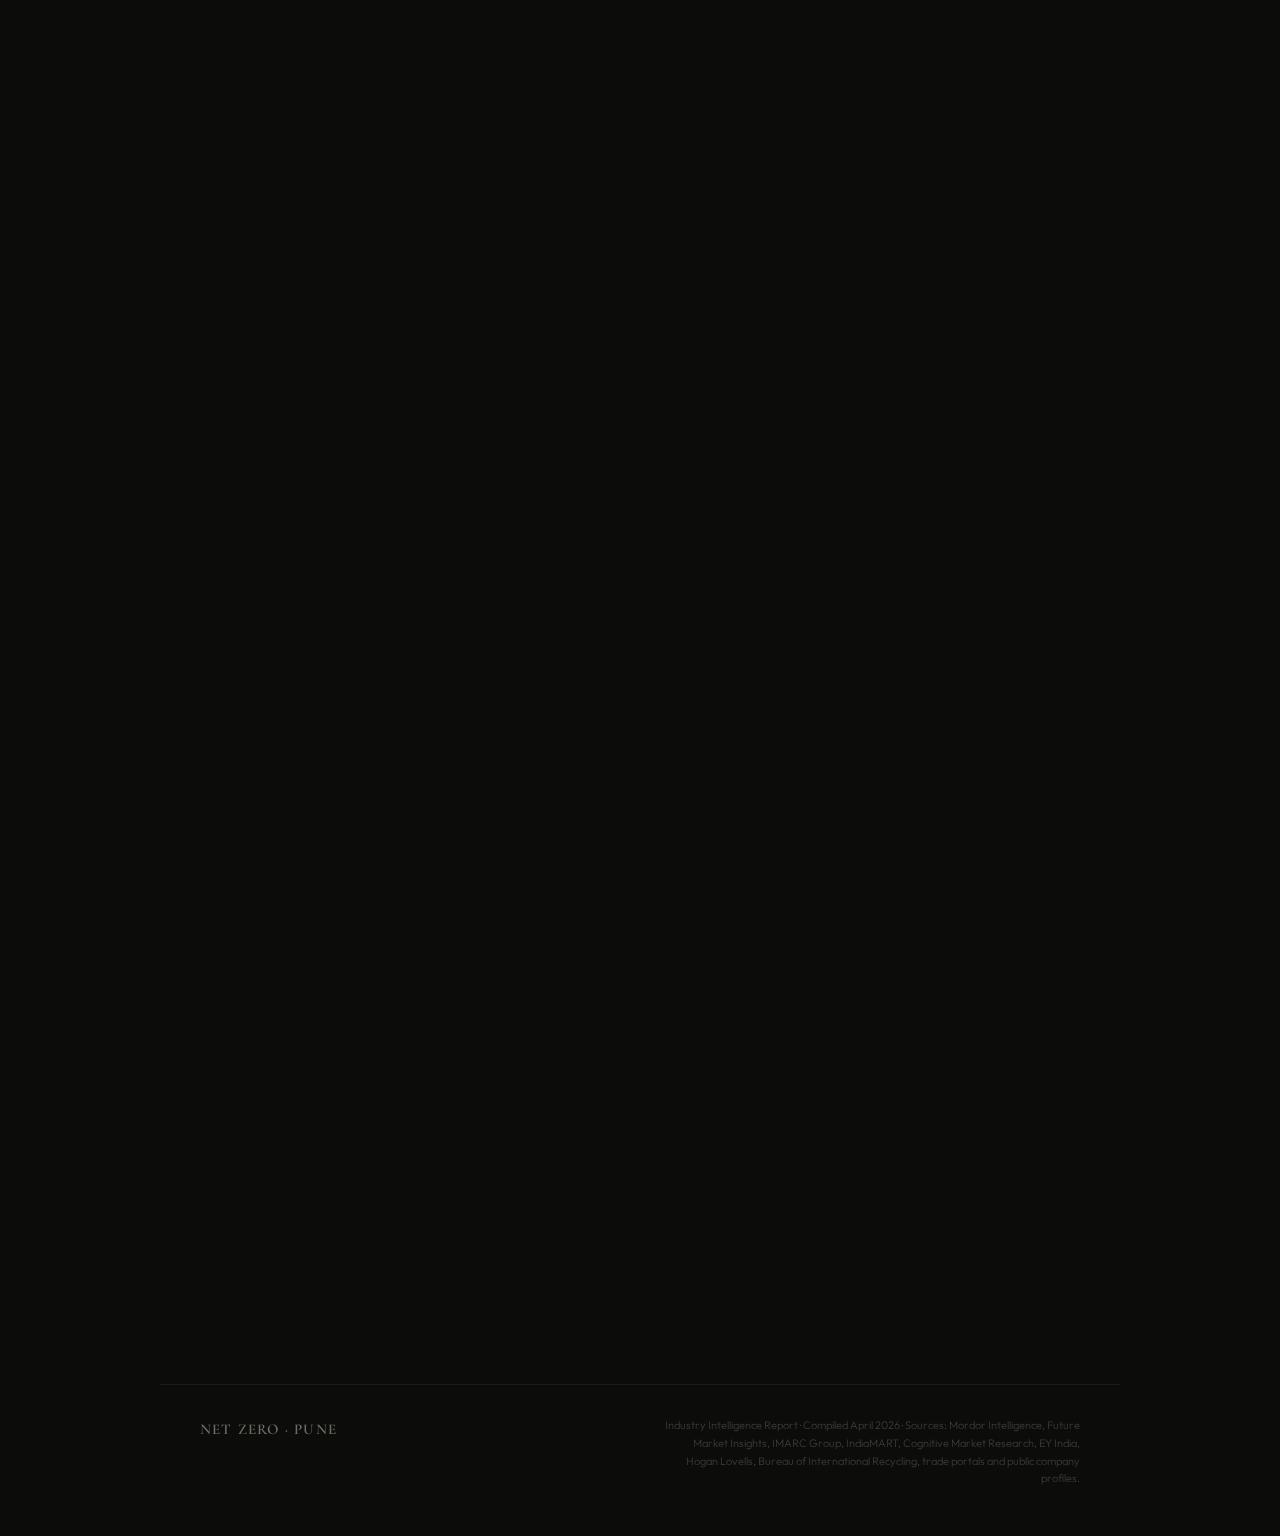
<file: reports/netzero-report.html>
<!DOCTYPE html>
<html lang="en">
<head>
<meta charset="UTF-8">
<meta name="viewport" content="width=device-width, initial-scale=1.0">
<title>Net Zero — Industry Intelligence Report 2026</title>
<link href="https://fonts.googleapis.com/css2?family=Cormorant+Garamond:ital,wght@0,300;0,400;0,600;0,700;1,400;1,600&family=Outfit:wght@300;400;500;600&family=JetBrains+Mono:wght@400;500&display=swap" rel="stylesheet">
<style>
  *, *::before, *::after { box-sizing: border-box; margin: 0; padding: 0; }

  /* ═══════════════════════════════════════
     THE ACKAR COLOR PALETTE
     Deep blacks · Warm creams · Gold accent
  ═══════════════════════════════════════ */
  :root {
    --bg:            #0c0c0b;
    --bg-card:       #141413;
    --bg-raise:      #1a1a18;
    --bg-lift:       #222220;
    --bg-hover:      #262624;

    --cream:         #e8e2d4;
    --cream-dim:     #b8b09e;
    --cream-faint:   #726e63;
    --cream-ghost:   #3e3c37;

    --gold:          #c4a35a;
    --gold-bright:   #d4b870;
    --gold-dim:      #8a6e35;
    --gold-pale:     rgba(196, 163, 90, 0.10);
    --gold-glow:     rgba(196, 163, 90, 0.05);

    --sand:          #9e8c6e;
    --rust-muted:    #c47855;
    --teal-muted:    #5ab8a5;

    --border:        rgba(232, 226, 212, 0.07);
    --border-mid:    rgba(232, 226, 212, 0.13);
    --border-strong: rgba(196, 163, 90, 0.22);
    --border-gold:   rgba(196, 163, 90, 0.45);

    --shadow-sm:  0 2px 16px rgba(0,0,0,0.45);
    --shadow-md:  0 8px 36px rgba(0,0,0,0.55);
    --shadow-lg:  0 20px 64px rgba(0,0,0,0.65);

    --r:    8px;
    --r-sm: 4px;
  }

  html { scroll-behavior: smooth; }

  body {
    font-family: 'Outfit', sans-serif;
    background: var(--bg);
    color: var(--cream);
    font-size: 15px;
    line-height: 1.7;
    -webkit-font-smoothing: antialiased;
    min-height: 100vh;
  }

  /* grain overlay */
  body::before {
    content: '';
    position: fixed;
    inset: 0;
    background-image: url("data:image/svg+xml,%3Csvg viewBox='0 0 200 200' xmlns='http://www.w3.org/2000/svg'%3E%3Cfilter id='n'%3E%3CfeTurbulence type='fractalNoise' baseFrequency='0.85' numOctaves='4' stitchTiles='stitch'/%3E%3C/filter%3E%3Crect width='100%25' height='100%25' filter='url(%23n)' opacity='0.055'/%3E%3C/svg%3E");
    pointer-events: none;
    z-index: 0;
    opacity: 0.55;
  }

  /* ── NAV ── */
  nav {
    position: fixed;
    top: 0; left: 0; right: 0;
    z-index: 100;
    background: rgba(12, 12, 11, 0.90);
    backdrop-filter: blur(18px);
    -webkit-backdrop-filter: blur(18px);
    border-bottom: 1px solid var(--border);
    padding: 0 2.5rem;
    display: flex;
    align-items: center;
    justify-content: space-between;
    height: 54px;
  }

  .nav-brand {
    font-family: 'Cormorant Garamond', serif;
    font-size: 16px;
    font-weight: 600;
    color: var(--cream-dim);
    letter-spacing: 0.1em;
    text-transform: uppercase;
    text-decoration: none;
    transition: color 0.25s;
  }
  .nav-brand:hover { color: var(--gold); }

  .nav-links { display: flex; gap: 0; list-style: none; }
  .nav-links a {
    font-size: 10.5px;
    font-weight: 400;
    letter-spacing: 0.1em;
    text-transform: uppercase;
    color: var(--cream-faint);
    text-decoration: none;
    padding: 0 13px;
    transition: color 0.25s;
  }
  .nav-links a:hover { color: var(--gold); }

  .nav-tag {
    font-family: 'JetBrains Mono', monospace;
    font-size: 9.5px;
    color: var(--gold);
    border: 1px solid var(--border-gold);
    padding: 3px 11px;
    border-radius: 2px;
    letter-spacing: 0.08em;
  }

  /* ── MAIN ── */
  main {
    max-width: 960px;
    margin: 0 auto;
    padding: 80px 2.5rem 5rem;
    position: relative;
    z-index: 1;
  }

  /* ── HERO ── */
  .hero {
    padding: 5rem 0 3.5rem;
    border-bottom: 1px solid var(--border-mid);
    margin-bottom: 4rem;
  }

  .hero-meta {
    display: flex;
    align-items: center;
    gap: 16px;
    margin-bottom: 2rem;
  }

  .hero-tag {
    font-family: 'JetBrains Mono', monospace;
    font-size: 9.5px;
    font-weight: 500;
    letter-spacing: 0.13em;
    text-transform: uppercase;
    color: var(--gold);
    border: 1px solid var(--border-gold);
    padding: 4px 14px;
    border-radius: 2px;
  }

  .hero-date {
    font-size: 12px;
    color: var(--cream-faint);
    font-weight: 300;
    letter-spacing: 0.04em;
  }

  .hero h1 {
    font-family: 'Cormorant Garamond', serif;
    font-size: clamp(38px, 6.5vw, 64px);
    font-weight: 600;
    line-height: 1.02;
    color: var(--cream);
    margin-bottom: 1.5rem;
    letter-spacing: -0.01em;
  }

  .hero h1 em {
    color: var(--gold);
    font-style: italic;
    font-weight: 400;
  }

  .hero-sub {
    font-size: 15px;
    color: var(--cream-dim);
    max-width: 520px;
    line-height: 1.75;
    font-weight: 300;
  }

  .hero-pills {
    display: flex;
    flex-wrap: wrap;
    gap: 8px;
    margin-top: 2.5rem;
  }

  .hero-pill {
    font-size: 10.5px;
    font-weight: 400;
    letter-spacing: 0.07em;
    padding: 5px 14px;
    border-radius: 2px;
    background: var(--bg-raise);
    border: 1px solid var(--border-mid);
    color: var(--cream-faint);
    text-transform: uppercase;
  }

  /* ── SECTIONS ── */
  .section {
    margin-bottom: 4rem;
    opacity: 0;
    transform: translateY(22px);
    animation: fadeUp 0.7s ease forwards;
  }
  .section:nth-child(1){animation-delay:.1s}
  .section:nth-child(2){animation-delay:.2s}
  .section:nth-child(3){animation-delay:.3s}
  .section:nth-child(4){animation-delay:.4s}
  .section:nth-child(5){animation-delay:.5s}
  .section:nth-child(6){animation-delay:.6s}
  .section:nth-child(7){animation-delay:.7s}
  .section:nth-child(8){animation-delay:.8s}

  @keyframes fadeUp { to { opacity:1; transform:translateY(0); } }

  .section-header {
    display: flex;
    align-items: baseline;
    gap: 18px;
    margin-bottom: 2rem;
    padding-bottom: 1rem;
    border-bottom: 1px solid var(--border);
  }

  .section-num {
    font-family: 'JetBrains Mono', monospace;
    font-size: 10px;
    color: var(--gold);
    font-weight: 500;
    letter-spacing: 0.08em;
    flex-shrink: 0;
  }

  .section-title {
    font-family: 'Cormorant Garamond', serif;
    font-size: 28px;
    font-weight: 600;
    color: var(--cream);
    line-height: 1.15;
    letter-spacing: 0.01em;
  }

  /* ── STAT GRID ── */
  .stat-grid {
    display: grid;
    grid-template-columns: repeat(auto-fit, minmax(185px, 1fr));
    gap: 10px;
    margin-bottom: 2rem;
  }

  .stat-card {
    background: var(--bg-card);
    border: 1px solid var(--border);
    border-top: 2px solid var(--border-mid);
    border-radius: var(--r);
    padding: 1.25rem 1.3rem;
    box-shadow: var(--shadow-sm);
    transition: transform 0.25s, border-top-color 0.25s, border-color 0.25s, box-shadow 0.25s;
  }
  .stat-card:hover {
    transform: translateY(-3px);
    border-top-color: var(--gold);
    border-color: var(--border-strong);
    box-shadow: var(--shadow-md);
  }

  .stat-label {
    font-size: 10px;
    font-weight: 500;
    text-transform: uppercase;
    letter-spacing: 0.1em;
    color: var(--cream-faint);
    margin-bottom: 8px;
  }

  .stat-value {
    font-family: 'Cormorant Garamond', serif;
    font-size: 36px;
    font-weight: 600;
    line-height: 1;
    color: var(--gold);
    margin-bottom: 6px;
  }

  .stat-sub {
    font-size: 11px;
    color: var(--cream-faint);
    line-height: 1.5;
    font-weight: 300;
  }

  /* ── BODY TEXT ── */
  .body-text {
    font-size: 15px;
    line-height: 1.85;
    color: var(--cream-dim);
    margin-bottom: 1.4rem;
    font-weight: 300;
  }

  /* ── CALLOUT ── */
  .callout {
    border-radius: var(--r);
    padding: 1.4rem 1.6rem;
    margin-bottom: 1.75rem;
    background: var(--gold-pale);
    border: 1px solid var(--border-strong);
    position: relative;
    overflow: hidden;
  }
  .callout::before {
    content: '';
    position: absolute;
    left: 0; top: 0; bottom: 0;
    width: 3px;
    background: var(--gold);
  }

  .callout.rust {
    background: rgba(196, 120, 85, 0.07);
    border-color: rgba(196, 120, 85, 0.25);
  }
  .callout.rust::before { background: var(--rust-muted); }

  .callout.teal {
    background: rgba(90, 184, 165, 0.07);
    border-color: rgba(90, 184, 165, 0.22);
  }
  .callout.teal::before { background: var(--teal-muted); }

  .callout-label {
    font-size: 10px;
    font-weight: 600;
    text-transform: uppercase;
    letter-spacing: 0.12em;
    color: var(--gold);
    margin-bottom: 8px;
  }
  .callout.rust .callout-label { color: var(--rust-muted); }
  .callout.teal .callout-label { color: var(--teal-muted); }

  .callout p {
    font-size: 14px;
    line-height: 1.8;
    color: var(--cream-dim);
    font-weight: 300;
  }

  /* ── TWO COL ── */
  .two-col {
    display: grid;
    grid-template-columns: 1fr 1fr;
    gap: 12px;
    margin-bottom: 1.75rem;
  }
  @media (max-width: 600px) { .two-col { grid-template-columns: 1fr; } }

  .info-card {
    background: var(--bg-card);
    border: 1px solid var(--border);
    border-radius: var(--r);
    padding: 1.2rem 1.3rem;
    box-shadow: var(--shadow-sm);
  }

  .info-card h4 {
    font-size: 10px;
    font-weight: 600;
    color: var(--gold);
    margin-bottom: 12px;
    text-transform: uppercase;
    letter-spacing: 0.1em;
  }

  .info-card ul { padding-left: 0; list-style: none; }
  .info-card li {
    font-size: 13.5px;
    color: var(--cream-dim);
    margin-bottom: 6px;
    line-height: 1.5;
    font-weight: 300;
    padding-left: 16px;
    position: relative;
  }
  .info-card li::before {
    content: '—';
    position: absolute;
    left: 0;
    color: var(--gold-dim);
    font-size: 11px;
    top: 1px;
  }

  /* ── TABLES ── */
  .table-wrap {
    overflow-x: auto;
    margin-bottom: 1.75rem;
    border-radius: var(--r);
    border: 1px solid var(--border-mid);
    box-shadow: var(--shadow-md);
  }

  table {
    width: 100%;
    border-collapse: collapse;
    background: var(--bg-card);
    font-size: 13.5px;
  }

  thead th {
    background: var(--bg-raise);
    color: var(--gold);
    font-size: 10px;
    font-weight: 600;
    text-transform: uppercase;
    letter-spacing: 0.1em;
    padding: 14px 16px;
    text-align: left;
    white-space: nowrap;
    border-bottom: 1px solid var(--border-strong);
  }

  tbody td {
    padding: 13px 16px;
    border-bottom: 1px solid var(--border);
    color: var(--cream-dim);
    vertical-align: top;
    line-height: 1.6;
    font-weight: 300;
    transition: background 0.15s;
  }
  tbody tr:last-child td { border-bottom: none; }
  tbody tr:hover td { background: var(--bg-hover); }
  tbody td:first-child { color: var(--cream); font-weight: 400; }

  .td-name { font-weight: 500; color: var(--cream) !important; }
  .td-sub {
    font-size: 11px;
    color: var(--cream-faint);
    display: block;
    margin-top: 3px;
    font-weight: 300;
    letter-spacing: 0.02em;
  }

  /* ── BADGES ── */
  .badge {
    display: inline-block;
    font-size: 10px;
    font-weight: 500;
    padding: 3px 10px;
    border-radius: 2px;
    white-space: nowrap;
    letter-spacing: 0.06em;
    text-transform: uppercase;
  }
  .badge.local    { background: var(--gold-pale); color: var(--gold-bright); border: 1px solid var(--border-gold); }
  .badge.national { background: rgba(90,130,196,0.10); color: #8ab0e0; border: 1px solid rgba(90,130,196,0.28); }
  .badge.global   { background: rgba(90,184,165,0.10); color: var(--teal-muted); border: 1px solid rgba(90,184,165,0.28); }
  .badge.digital  { background: rgba(196,120,85,0.10); color: var(--rust-muted); border: 1px solid rgba(196,120,85,0.28); }

  /* ── DIGITAL GRID ── */
  .digital-grid {
    display: grid;
    grid-template-columns: repeat(auto-fit, minmax(145px, 1fr));
    gap: 10px;
    margin-bottom: 1.75rem;
  }

  .digital-card {
    background: var(--bg-card);
    border: 1px solid var(--border);
    border-top: 2px solid var(--border-mid);
    border-radius: var(--r);
    padding: 1.1rem 1rem;
    text-align: center;
    box-shadow: var(--shadow-sm);
    transition: transform 0.25s, border-top-color 0.25s;
  }
  .digital-card:hover { transform: translateY(-3px); }

  .digital-card .d-name {
    font-size: 12px;
    font-weight: 500;
    color: var(--cream-dim);
    margin-bottom: 10px;
    line-height: 1.4;
    min-height: 32px;
    display: flex;
    align-items: center;
    justify-content: center;
  }
  .digital-card .d-rating {
    font-family: 'Cormorant Garamond', serif;
    font-size: 18px;
    font-weight: 600;
    margin-bottom: 8px;
    letter-spacing: 0.03em;
  }
  .digital-card .d-detail {
    font-size: 11px;
    color: var(--cream-faint);
    line-height: 1.55;
    font-weight: 300;
  }
  .digital-card.strong { border-top-color: var(--gold); }
  .digital-card.strong .d-rating { color: var(--gold); }
  .digital-card.moderate { border-top-color: #c49a5a; }
  .digital-card.moderate .d-rating { color: #c49a5a; }
  .digital-card.weak { border-top-color: #8a4a3a; }
  .digital-card.weak .d-rating { color: #c4755a; }

  /* ── OPP LIST ── */
  .opp-list {
    background: var(--bg-card);
    border: 1px solid var(--border-mid);
    border-radius: var(--r);
    overflow: hidden;
    box-shadow: var(--shadow-md);
    margin-bottom: 1.75rem;
  }

  .opp-item {
    display: flex;
    gap: 18px;
    padding: 1.3rem 1.5rem;
    border-bottom: 1px solid var(--border);
    align-items: flex-start;
    transition: background 0.2s;
  }
  .opp-item:last-child { border-bottom: none; }
  .opp-item:hover { background: var(--bg-hover); }

  .opp-num {
    width: 34px;
    height: 34px;
    border-radius: var(--r-sm);
    background: var(--gold-pale);
    border: 1px solid var(--border-gold);
    color: var(--gold);
    display: flex;
    align-items: center;
    justify-content: center;
    font-family: 'JetBrains Mono', monospace;
    font-size: 11px;
    font-weight: 500;
    flex-shrink: 0;
    margin-top: 2px;
  }

  .opp-body h5 {
    font-size: 14px;
    font-weight: 500;
    color: var(--cream);
    margin-bottom: 4px;
    letter-spacing: 0.01em;
  }
  .opp-body p {
    font-size: 13px;
    color: var(--cream-faint);
    line-height: 1.65;
    font-weight: 300;
  }

  /* ── CHAIN CARDS ── */
  .chain-grid {
    display: grid;
    grid-template-columns: 1fr 1fr;
    gap: 12px;
    margin-bottom: 1.75rem;
  }
  @media (max-width: 600px) { .chain-grid { grid-template-columns: 1fr; } }

  .chain-card {
    background: var(--bg-card);
    border: 1px solid var(--border);
    border-radius: var(--r);
    overflow: hidden;
    box-shadow: var(--shadow-sm);
  }

  .chain-header {
    padding: 0.8rem 1.25rem;
    font-size: 10px;
    font-weight: 600;
    text-transform: uppercase;
    letter-spacing: 0.1em;
    border-bottom: 1px solid var(--border-mid);
    color: var(--gold);
    background: var(--bg-raise);
  }

  .chain-steps { list-style: none; }

  .chain-step {
    display: flex;
    align-items: flex-start;
    gap: 12px;
    padding: 10px 16px;
    border-bottom: 1px solid var(--border);
    font-size: 13px;
    color: var(--cream-dim);
    line-height: 1.55;
    font-weight: 300;
    transition: background 0.15s;
  }
  .chain-step:last-child { border-bottom: none; }
  .chain-step:hover { background: var(--bg-hover); }

  .chain-dot {
    width: 5px;
    height: 5px;
    border-radius: 50%;
    background: var(--gold-dim);
    flex-shrink: 0;
    margin-top: 7px;
  }

  /* ── CONCLUSION ── */
  .conclusion {
    background: var(--bg-raise);
    border: 1px solid var(--border-strong);
    border-radius: var(--r);
    padding: 3rem;
    position: relative;
    overflow: hidden;
    box-shadow: var(--shadow-lg);
  }
  .conclusion::before {
    content: '';
    position: absolute;
    top: -100px; right: -100px;
    width: 320px; height: 320px;
    border-radius: 50%;
    background: radial-gradient(circle, rgba(196,163,90,0.08) 0%, transparent 65%);
    pointer-events: none;
  }

  .conclusion h3 {
    font-family: 'Cormorant Garamond', serif;
    font-size: 30px;
    font-weight: 600;
    color: var(--cream);
    margin-bottom: 1.25rem;
    position: relative;
    z-index: 1;
    letter-spacing: 0.01em;
  }

  .conclusion p {
    font-size: 14.5px;
    line-height: 1.85;
    color: var(--cream-dim);
    margin-bottom: 1.25rem;
    position: relative;
    z-index: 1;
    max-width: 640px;
    font-weight: 300;
  }

  .conclusion-bullets {
    list-style: none;
    margin-top: 1rem;
    position: relative;
    z-index: 1;
  }
  .conclusion-bullets li {
    font-size: 13.5px;
    color: var(--cream-dim);
    margin-bottom: 10px;
    padding-left: 22px;
    position: relative;
    line-height: 1.65;
    font-weight: 300;
  }
  .conclusion-bullets li::before {
    content: '→';
    position: absolute;
    left: 0;
    color: var(--gold);
  }

  /* ── FOOTER ── */
  footer {
    max-width: 960px;
    margin: 0 auto;
    padding: 2rem 2.5rem 3rem;
    display: flex;
    align-items: flex-start;
    justify-content: space-between;
    flex-wrap: wrap;
    gap: 14px;
    position: relative;
    z-index: 1;
    border-top: 1px solid var(--border);
  }

  .footer-brand {
    font-family: 'Cormorant Garamond', serif;
    font-size: 15px;
    font-weight: 600;
    color: var(--cream-faint);
    letter-spacing: 0.08em;
    text-transform: uppercase;
  }

  .footer-note {
    font-size: 11px;
    color: var(--cream-ghost);
    max-width: 420px;
    text-align: right;
    line-height: 1.6;
    font-weight: 300;
  }

  /* ── SCROLLBAR ── */
  ::-webkit-scrollbar { width: 5px; height: 5px; }
  ::-webkit-scrollbar-track { background: var(--bg); }
  ::-webkit-scrollbar-thumb { background: var(--cream-ghost); border-radius: 3px; }
  ::-webkit-scrollbar-thumb:hover { background: var(--gold-dim); }

  /* ── RESPONSIVE ── */
  @media (max-width: 700px) {
    .nav-links { display: none; }
    main { padding: 70px 1.25rem 3rem; }
    .conclusion { padding: 2rem 1.5rem; }
    footer { padding: 1.5rem 1.25rem 2rem; }
    .footer-note { text-align: left; }
  }

  /* ── PRINT ── */
  @media print {
    nav, body::before { display: none; }
    main { padding: 1rem; }
    .section { animation: none; opacity: 1; transform: none; }
  }
</style>
</head>
<body>

<nav>
  <a class="nav-brand" href="#">Net Zero · Report</a>
  <ul class="nav-links">
    <li><a href="#global">Global</a></li>
    <li><a href="#india">India</a></li>
    <li><a href="#local">Pune</a></li>
    <li><a href="#national">National</a></li>
    <li><a href="#digital">Digital</a></li>
    <li><a href="#opportunity">Opportunity</a></li>
  </ul>
  <span class="nav-tag">April 2026</span>
</nav>

<main>

  <header class="hero">
    <div class="hero-meta">
      <span class="hero-tag">Industry Intelligence Report</span>
      <span class="hero-date">Pune, Maharashtra · April 2026</span>
    </div>
    <h1>Waste Paper Recycling &amp;<br><em>Confidential Document Shredding</em><br>in India</h1>
    <p class="hero-sub">A comprehensive market, competitor, and digital presence analysis for Net Zero — waste paper wholesaler and secure shredding specialist, Pune.</p>
    <div class="hero-pills">
      <span class="hero-pill">Waste Paper Wholesale</span>
      <span class="hero-pill">OCC &amp; Corrugated Boxes</span>
      <span class="hero-pill">Old Newspapers</span>
      <span class="hero-pill">Notebooks</span>
      <span class="hero-pill">PET Bottles</span>
      <span class="hero-pill">Confidential Shredding</span>
    </div>
  </header>

  <!-- 01 GLOBAL -->
  <section class="section" id="global">
    <div class="section-header">
      <span class="section-num">01</span>
      <h2 class="section-title">Global Industry at a Glance</h2>
    </div>
    <div class="stat-grid">
      <div class="stat-card">
        <div class="stat-label">Waste Paper Recycling Market</div>
        <div class="stat-value">$47.8B</div>
        <div class="stat-sub">Global, 2024 — growing to $70.6B by 2032</div>
      </div>
      <div class="stat-card">
        <div class="stat-label">Document Shredding Market</div>
        <div class="stat-value">$3.4B</div>
        <div class="stat-sub">Global, 2024 — growing to $5.7B by 2033</div>
      </div>
      <div class="stat-card">
        <div class="stat-label">Waste Paper CAGR (Global)</div>
        <div class="stat-value">5.0%</div>
        <div class="stat-sub">Forecast period 2025–2032</div>
      </div>
      <div class="stat-card">
        <div class="stat-label">Shredding CAGR Asia-Pacific</div>
        <div class="stat-value">6.1%</div>
        <div class="stat-sub">Fastest-growing region 2024–2032</div>
      </div>
    </div>
    <p class="body-text">The global waste paper recycling industry is on a solid growth path, driven by the e-commerce packaging boom, rising environmental consciousness, and government mandates to curb deforestation. Asia-Pacific — led by China, Japan, and India — holds the largest regional share, accounting for roughly 36% of total global processing volume. India holds approximately 2.1% of the global waste paper market and is consistently cited as one of the fastest-growing recovered paper economies globally.</p>
    <p class="body-text">The document shredding sector is growing even faster than waste paper recycling, propelled by data privacy legislation, rising identity theft awareness, and the expansion of regulated industries like banking, healthcare, and law. Asia-Pacific is the fastest-growing region at 6.1% CAGR through 2032.</p>
    <div class="callout">
      <div class="callout-label">Key Macro Insight</div>
      <p>India's packaging paper and paperboard consumption rose 8.2% in 2024, reaching 15 million tonnes — making India the world's fastest-growing paper economy. The e-commerce explosion means the supply of waste corrugated boxes, OCC, and paper scrap will continue to surge, directly benefiting wholesale collectors like Net Zero.</p>
    </div>
  </section>

  <!-- 02 INDIA -->
  <section class="section" id="india">
    <div class="section-header">
      <span class="section-num">02</span>
      <h2 class="section-title">The Indian Industry Context</h2>
    </div>
    <div class="stat-grid">
      <div class="stat-card">
        <div class="stat-label">India Waste Management Market</div>
        <div class="stat-value">$13.6B</div>
        <div class="stat-sub">2025 — growing to $19.3B by 2030</div>
      </div>
      <div class="stat-card">
        <div class="stat-label">India Paper Recycling CAGR</div>
        <div class="stat-value">6.7%</div>
        <div class="stat-sub">Projected 2026–2036</div>
      </div>
      <div class="stat-card">
        <div class="stat-label">Informal Sector Share</div>
        <div class="stat-value">~70%</div>
        <div class="stat-sub">Of first-mile waste collection in India</div>
      </div>
      <div class="stat-card">
        <div class="stat-label">FDI in Paper Recycling</div>
        <div class="stat-value">₹10,208Cr</div>
        <div class="stat-sub">Cumulative FDI by June 2025</div>
      </div>
    </div>
    <p class="body-text">India's waste paper recycling sector is undergoing a structural shift. The informal kabadiwala network historically dominated collection, but organized players are rapidly gaining ground through better pricing, technology, and compliance infrastructure. Maharashtra and Gujarat together hold the largest share of organized processing capacity nationally, with Pune and Mumbai as the principal industrial hubs. The top organized firms currently manage only 25–30% of total national throughput — a significant gap representing a major opportunity for organized players like Net Zero.</p>
    <p class="body-text">On the shredding side, India is at a true inflection point. The Digital Personal Data Protection Act (DPDPA), 2023 — partially in force since November 13, 2025, and expected to be fully effective by May 2027 — is creating urgent compliance pressure across banks, hospitals, insurance companies, law firms, and government offices. Penalties for data breaches can reach ₹250 crore (~$30 million), making secure document disposal no longer optional for regulated entities.</p>
    <div class="callout">
      <div class="callout-label">Regulatory Tailwind — DPDPA 2023</div>
      <p>India's DPDPA 2025 Rules mandate strict data retention limits, breach reporting, and secure disposal obligations. The exact sectors Net Zero targets — banks, hospitals, insurers, CAs, legal firms, government offices — are primary regulated entities, creating structurally growing demand for professional shredding over the next 2–3 years. Institutions that cannot demonstrate secure disposal risk penalties up to ₹250 crore.</p>
    </div>
    <div class="two-col">
      <div class="info-card">
        <h4>Major Paper Mills Buying Waste Paper</h4>
        <ul>
          <li>JK Paper, ITC Paper, BILT</li>
          <li>Century Paper &amp; Boards</li>
          <li>Satia Industries</li>
          <li>Seshasayee Paper &amp; Boards</li>
          <li>Tamil Nadu Newsprint &amp; Papers</li>
          <li>Sirpur Paper Mills</li>
        </ul>
      </div>
      <div class="info-card">
        <h4>Primary Materials in India's Waste Paper Supply</h4>
        <ul>
          <li>OCC (Old Corrugated Cartons) — highest volume</li>
          <li>Old Newspapers (ONP)</li>
          <li>Office white cutting &amp; notebooks</li>
          <li>Mixed waste paper &amp; duplex</li>
          <li>PET / plastic bottles (separate stream)</li>
        </ul>
      </div>
    </div>
  </section>

  <!-- 03 PUNE -->
  <section class="section" id="local">
    <div class="section-header">
      <span class="section-num">03</span>
      <h2 class="section-title">Local Competitors — Pune</h2>
    </div>
    <p class="body-text">Pune's waste paper and shredding market is fragmented, with dozens of small unorganized traders operating across Market Yard, Hadapsar, Bhosari MIDC, Pimpri-Chinchwad, and Alandi Road. On the shredding side, only a handful of semi-organized players exist.</p>
    <div class="table-wrap">
      <table>
        <thead>
          <tr>
            <th>Company</th>
            <th>Segment</th>
            <th>Type</th>
            <th>Strengths</th>
            <th>Weakness vs Net Zero</th>
          </tr>
        </thead>
        <tbody>
          <tr>
            <td><span class="td-name">Shredders India</span><span class="td-sub">Warje, Pune — Est. 2015</span></td>
            <td>Shredding</td>
            <td><span class="badge local">Local</span></td>
            <td>Dedicated shredding brand, 13 yrs on IndiaMART, 91% response rate, on-site &amp; off-site, certificate of destruction</td>
            <td>Primarily a shredding machine seller; limited chain-of-custody protocol; no locked vehicle or live camera model</td>
          </tr>
          <tr>
            <td><span class="td-name">Shredders Pune</span><span class="td-sub">shredderspune.com</span></td>
            <td>Shredding</td>
            <td><span class="badge local">Local</span></td>
            <td>Dedicated Pune shredding brand, door-to-door service, professional website</td>
            <td>No disclosed locked vehicle, camera access, or witness-shredding protocol; smaller operation</td>
          </tr>
          <tr>
            <td><span class="td-name">SSS Facility Services</span><span class="td-sub">Hadapsar, Pune — 9 yrs</span></td>
            <td>Shredding</td>
            <td><span class="badge local">Local</span></td>
            <td>Listed on IndiaMART, 9 years in business</td>
            <td>Very low response rate (8%), poor rating (3.1/5), mostly a generalist facility services firm</td>
          </tr>
          <tr>
            <td><span class="td-name">Scrapdeal</span><span class="td-sub">Sinhgad Road, Vadgaon Khurd</span></td>
            <td>Waste paper + mixed scrap + basic shredding</td>
            <td><span class="badge digital">Digital-First</span></td>
            <td>App-based platform, transparent pricing, ₹2Cr business, media-featured (Hindustan Times, The Better India), 90% repeat users, ~200 workers</td>
            <td>Shredding is a secondary no-cost add-on — not a secure specialty; targets residential &amp; SME, not large B2B institutions; zero chain-of-custody protocol</td>
          </tr>
          <tr>
            <td><span class="td-name">Roshani Scrap Center</span><span class="td-sub">Pune — 5 yrs</span></td>
            <td>Waste paper scrap</td>
            <td><span class="badge local">Local</span></td>
            <td>GST verified, 79% IndiaMART response rate, OCC pricing at ₹8/kg</td>
            <td>Small dealer, no shredding, no baling capacity, no institutional sales</td>
          </tr>
          <tr>
            <td><span class="td-name">Fibro Papers</span><span class="td-sub">Pimpri-Chinchwad, Pune — 9 yrs</span></td>
            <td>Waste paper</td>
            <td><span class="badge local">Local</span></td>
            <td>GST verified, 9 years, LCC pricing at ₹20/kg</td>
            <td>Paper dealer only, no shredding, no B2B institutional services</td>
          </tr>
          <tr>
            <td><span class="td-name">Odhavji Dharamsi Thakkar &amp; Co.</span><span class="td-sub">Market Yard, Pune</span></td>
            <td>Waste paper wholesale</td>
            <td><span class="badge local">Local</span></td>
            <td>Long-standing Market Yard presence, established mill relationships</td>
            <td>Traditional kabadiwala model, no digital presence, no institutional shredding services</td>
          </tr>
        </tbody>
      </table>
    </div>
    <div class="callout teal">
      <div class="callout-label">Net Zero's Local Competitive Position</div>
      <p>No single Pune competitor currently combines waste paper wholesale (with baling) + PET bottle dealing + institutional secure shredding with locked vehicles, real-time camera access, and a formal certificate of destruction. Net Zero occupies a genuinely distinct niche. Scrapdeal is the most digitally advanced local player but serves a completely different customer segment.</p>
    </div>
  </section>

  <!-- 04 NATIONAL -->
  <section class="section" id="national">
    <div class="section-header">
      <span class="section-num">04</span>
      <h2 class="section-title">National-Level Competitors — India</h2>
    </div>
    <div class="table-wrap">
      <table>
        <thead>
          <tr>
            <th>Company</th>
            <th>HQ</th>
            <th>Type</th>
            <th>Scale &amp; Positioning</th>
          </tr>
        </thead>
        <tbody>
          <tr>
            <td><span class="td-name">Iron Mountain India</span></td>
            <td>Mumbai (US parent)</td>
            <td><span class="badge global">Global MNC</span></td>
            <td>Largest organized player in India for records management + secure shredding. Targets large enterprises, BFSI, healthcare. Premium priced, long-term contracts. Provides certificate of destruction. Limited Pune SME penetration — but a long-term threat for Net Zero's largest institutional clients.</td>
          </tr>
          <tr>
            <td><span class="td-name">Neem Enviro</span></td>
            <td>Mumbai</td>
            <td><span class="badge national">National</span></td>
            <td>11 years, IndiaMART TrustSEAL, 4.2 rating (56 reviews), 78% response rate, ₹6/kg. Strong Mumbai/MMR presence. One of the best-reviewed mid-tier shredding services nationally.</td>
          </tr>
          <tr>
            <td><span class="td-name">EssJay Infosystem Pvt. Ltd.</span></td>
            <td>Mumbai (Kurla)</td>
            <td><span class="badge national">National</span></td>
            <td>23 years, IndiaMART TrustSEAL, 4.2 rating (24 reviews), 93% response rate, ₹2,000/day. Bundles document scanning, shredding, and printing. Strong long-term B2B credibility.</td>
          </tr>
          <tr>
            <td><span class="td-name">Shredx</span></td>
            <td>New Delhi</td>
            <td><span class="badge national">National</span></td>
            <td>13 years, 4.5 rating (12 reviews), ₹10/kg. Well-known national brand for custom shredding. North India focused with cross-regional ambitions.</td>
          </tr>
          <tr>
            <td><span class="td-name">Starbic Business Solutions</span></td>
            <td>Gurugram</td>
            <td><span class="badge national">National</span></td>
            <td>Serves Fortune 500, banks, law firms. Premium document management + shredding. Strong B2B sales. North India centric with limited Maharashtra presence.</td>
          </tr>
          <tr>
            <td><span class="td-name">Aaditya Enterprises</span></td>
            <td>Chennai</td>
            <td><span class="badge national">National</span></td>
            <td>12 years, IndiaMART TrustSEAL, 4.5 rating (4 reviews), 94% response rate. Customized shredding solutions. South India focus. Strong sustainability positioning.</td>
          </tr>
          <tr>
            <td><span class="td-name">Greenobin Recycling</span></td>
            <td>Gurugram</td>
            <td><span class="badge national">National</span></td>
            <td>15 years, 5-star rating, ₹5/kg — waste paper + shredding combination. Growing national footprint with strong credibility signals on trade platforms.</td>
          </tr>
        </tbody>
      </table>
    </div>
    <div class="callout rust">
      <div class="callout-label">Threat Assessment</div>
      <p>Iron Mountain India is the only credible near-term threat at the large enterprise level, competing on brand and compliance more than price — making it a different category entirely. The national mid-tier players have not yet aggressively entered Pune's institutional shredding market. Net Zero has a geographic and relationship advantage that should be actively deepened before these players scale their regional reach.</p>
    </div>
  </section>

  <!-- 05 DIGITAL -->
  <section class="section" id="digital">
    <div class="section-header">
      <span class="section-num">05</span>
      <h2 class="section-title">Digital Presence Analysis</h2>
    </div>
    <p class="body-text">The Indian shredding and waste paper sector has very low digital maturity overall. Most operators rely on word-of-mouth, IndiaMART listings, and Justdial. Here's a comparative assessment across key players:</p>
    <div class="digital-grid">
      <div class="digital-card strong">
        <div class="d-name">Scrapdeal (Pune)</div>
        <div class="d-rating">Strong</div>
        <div class="d-detail">App, active Facebook, media features in HT &amp; The Better India, Google Play listing — best digital presence in Pune</div>
      </div>
      <div class="digital-card strong">
        <div class="d-name">Iron Mountain India</div>
        <div class="d-rating">Very Strong</div>
        <div class="d-detail">Dedicated Indian site, LinkedIn, national ad spend, content marketing, direct sales force</div>
      </div>
      <div class="digital-card moderate">
        <div class="d-name">Shredders Pune</div>
        <div class="d-rating">Moderate</div>
        <div class="d-detail">SEO-optimised website, ranks for "shredding Pune"; limited social media, no IndiaMART</div>
      </div>
      <div class="digital-card moderate">
        <div class="d-name">Shredders India</div>
        <div class="d-rating">Moderate</div>
        <div class="d-detail">IndiaMART listing, basic website, 14 reviews, 91% response rate — decent trade presence</div>
      </div>
      <div class="digital-card moderate">
        <div class="d-name">Neem Enviro (Mumbai)</div>
        <div class="d-rating">Moderate+</div>
        <div class="d-detail">IndiaMART TrustSEAL, 56 reviews, 78% response rate — best IndiaMART credibility nationally</div>
      </div>
      <div class="digital-card weak">
        <div class="d-name">Pune scrap dealers (most)</div>
        <div class="d-rating">Very Weak</div>
        <div class="d-detail">Only IndiaMart / Justdial listings, no website, no social media — invisible online</div>
      </div>
    </div>
    <div class="callout">
      <div class="callout-label">Digital Opportunity for Net Zero</div>
      <p>Net Zero currently has no visible digital footprint in public sources. The competitive landscape in Pune is almost entirely offline. Even a modest investment in a professional website, Google Business Profile, and LinkedIn page would immediately distinguish Net Zero from 95% of local competitors and begin capturing institutional B2B leads searching online — a cohort growing rapidly as DPDPA compliance becomes urgent.</p>
    </div>
  </section>

  <!-- 06 CHAIN -->
  <section class="section" id="chain">
    <div class="section-header">
      <span class="section-num">06</span>
      <h2 class="section-title">How the Industry Works — Full Chain View</h2>
    </div>
    <div class="chain-grid">
      <div class="chain-card">
        <div class="chain-header">Waste Paper Recycling Chain</div>
        <ul class="chain-steps">
          <li class="chain-step"><span class="chain-dot"></span>Kabadiwalas &amp; collectors buy from households, offices, factories</li>
          <li class="chain-step"><span class="chain-dot"></span>Wholesalers like Net Zero buy from scrap shops, sort, and bale</li>
          <li class="chain-step"><span class="chain-dot"></span>Baled material sold to paper mills by grade (OCC, ONP, white cutting)</li>
          <li class="chain-step"><span class="chain-dot"></span>Mills pulp the waste paper, produce recycled kraft, newsprint, board</li>
          <li class="chain-step"><span class="chain-dot"></span>Pricing driven by mill demand, monsoon supply dips, import prices</li>
        </ul>
      </div>
      <div class="chain-card">
        <div class="chain-header">Secure Shredding Chain</div>
        <ul class="chain-steps">
          <li class="chain-step"><span class="chain-dot"></span>Institution calls; site visit for material volume assessment</li>
          <li class="chain-step"><span class="chain-dot"></span>Locked vehicle collects material securely from client premises</li>
          <li class="chain-step"><span class="chain-dot"></span>Client supervises shredding live or locks material with camera access</li>
          <li class="chain-step"><span class="chain-dot"></span>Industrial shredder destroys documents completely</li>
          <li class="chain-step"><span class="chain-dot"></span>Certificate of destruction issued; shredded paper recycled to mills</li>
          <li class="chain-step"><span class="chain-dot"></span>Client is paid for shredded material — reducing their cost barrier</li>
        </ul>
      </div>
    </div>
    <p class="body-text">The unique double-revenue model of shredding is what makes it attractive: the shredding firm charges the client for the security service and also recovers the shredded paper to resell to mills. Net Zero's promise to pay the client for the shredded material — rather than just charging for the service — is a meaningful differentiator that lowers the barrier for institutions to try and retain the service.</p>
    <div class="callout">
      <div class="callout-label">Industry Challenge to Watch</div>
      <p>India's paper recycling market faces price volatility due to global paper trade cycles, import restrictions, and monsoon-driven supply swings. The DPDPA is actively creating new demand for destruction of legacy paper records built up over decades, likely sustaining shredding growth through at least 2030.</p>
    </div>
  </section>

  <!-- 07 OPPORTUNITY -->
  <section class="section" id="opportunity">
    <div class="section-header">
      <span class="section-num">07</span>
      <h2 class="section-title">Strategic Growth Opportunities for Net Zero</h2>
    </div>
    <div class="opp-list">
      <div class="opp-item">
        <div class="opp-num">01</div>
        <div class="opp-body">
          <h5>Build a digital presence — immediately</h5>
          <p>A professional website + Google Business Profile + LinkedIn page is the single highest-ROI investment. Searching "document shredding Pune" or "waste paper dealer Pune" returns sparse, outdated results. Even basic SEO would drive inbound institutional B2B leads with virtually zero competition.</p>
        </div>
      </div>
      <div class="opp-item">
        <div class="opp-num">02</div>
        <div class="opp-body">
          <h5>Position explicitly as a DPDPA-compliant shredding partner</h5>
          <p>Actively market to banks, hospitals, insurance firms, CAs, and law firms as a DPDPA-compliant destruction partner. Net Zero's chain-of-custody model — locked vehicle, witness shredding, camera access, certificate of destruction — maps directly onto what these entities need to demonstrate regulatory compliance.</p>
        </div>
      </div>
      <div class="opp-item">
        <div class="opp-num">03</div>
        <div class="opp-body">
          <h5>Shift to annual shredding contracts with institutions</h5>
          <p>Moving from one-time transactions to quarterly or annual contracts with hospitals, banks, and insurance companies creates recurring, predictable revenue and builds defensible client relationships that are hard for competitors to displace.</p>
        </div>
      </div>
      <div class="opp-item">
        <div class="opp-num">04</div>
        <div class="opp-body">
          <h5>Target distributor warehouses in Pune's industrial zones</h5>
          <p>Pune's industrial clusters — Bhosari MIDC, Chakan, Ranjangaon — house large FMCG, pharmaceutical, and logistics warehouses generating significant OCC and corrugated waste. Tie-ups here provide a steady, high-volume wholesale feed for the baling unit.</p>
        </div>
      </div>
      <div class="opp-item">
        <div class="opp-num">05</div>
        <div class="opp-body">
          <h5>Bundle hard-drive + document shredding for IT companies</h5>
          <p>Pune's IT corridor (Hinjewadi, Kharadi, Magarpatta) is a high-potential target for bundled data destruction services — combining physical document shredding with hard-drive/SSD destruction. A fast-growing niche with minimal organized competition in Pune.</p>
        </div>
      </div>
    </div>
  </section>

  <!-- CONCLUSION -->
  <section class="section">
    <div class="conclusion">
      <h3>Summary Verdict</h3>
      <p>Net Zero operates at the intersection of two structurally growing markets in a city where organized competition is almost nonexistent. The waste paper recycling side benefits directly from India's paper demand boom and the e-commerce packaging wave. The shredding side is entering a multi-year compliance-driven growth cycle powered by the DPDPA — a law that targets exactly the institutional clients Net Zero already serves.</p>
      <p>The key strategic gap — and the most actionable near-term priority — is digital presence. Net Zero's service model (locked vehicles, camera access, witness shredding, certificate of destruction, paying the client) is genuinely differentiated and security-superior to most Pune competitors and many national ones. The story just needs to be told online.</p>
      <ul class="conclusion-bullets">
        <li>Build a website and Google Business Profile immediately — online competition for this market in Pune is nearly zero</li>
        <li>Acquire DPDPA-compliant messaging and position shredding as a regulatory necessity, not a convenience</li>
        <li>Target banks, hospitals, and universities in Pune with direct business development — high-volume, recurring clients</li>
        <li>Explore PCMC and PMC institutional tie-ups for waste paper collection — stable, large-volume supply sources</li>
        <li>Consider obtaining an i-SIGMA / NAID equivalent certification to match Iron Mountain's compliance credibility</li>
      </ul>
    </div>
  </section>

</main>

<footer>
  <div class="footer-brand">Net Zero · Pune</div>
  <p class="footer-note">Industry Intelligence Report · Compiled April 2026 · Sources: Mordor Intelligence, Future Market Insights, IMARC Group, IndiaMART, Cognitive Market Research, EY India, Hogan Lovells, Bureau of International Recycling, trade portals and public company profiles.</p>
</footer>

</body>
</html>
</file>
<file: style.css>
:root {
    --color-arctic: #D3D1CE;
    --color-apres-ski: #6C6D74;
    --color-slopes: #B3B7BA;
    --color-midnight: #090F15;
    --color-mountainside: #262E36;

    --font-serif: 'Playfair Display', serif;
    --font-sans: 'Montserrat', sans-serif;

    --transition: all 0.3s ease-in-out;
}

* {
    margin: 0;
    padding: 0;
    box-sizing: border-box;
}

html {
    font-size: 16px;
    scroll-behavior: smooth;
}

body {
    font-family: var(--font-sans);
    background-color: var(--color-arctic);
    color: var(--color-midnight);
    line-height: 1.7;
    -webkit-font-smoothing: antialiased;
    -moz-osx-font-smoothing: grayscale;
}

h1, h2, h3, h4, h5, h6 {
    font-family: var(--font-serif);
    font-weight: 700;
    line-height: 1.2;
}

h1 {
    font-size: 4.5rem;
    font-weight: 800;
}

h2 {
    font-size: 2.5rem;
    margin-bottom: 1.5rem;
}

h3 {
    font-size: 1.5rem;
    margin-bottom: 0.75rem;
}

p {
    font-size: 1rem;
    font-weight: 300;
    margin-bottom: 1.5rem;
}

a {
    text-decoration: none;
    color: inherit;
    transition: var(--transition);
}

ul {
    list-style: none;
}

img {
    max-width: 100%;
    height: auto;
    display: block;
}

.container {
    max-width: 1200px;
    margin: 0 auto;
    padding: 0 2rem;
}

[class^="section-"] {
    padding: 6rem 0;
}

.grid {
    display: grid;
    gap: 2.5rem;
}

.grid-two-cols {
    grid-template-columns: 1fr 1fr;
    align-items: center;
}

.grid-three-cols {
    grid-template-columns: repeat(3, 1fr);
}

.text-center {
    text-align: center;
}

.sub-heading {
    font-family: var(--font-sans);
    font-weight: 500;
    letter-spacing: 2px;
    color: var(--color-apres-ski);
    text-transform: uppercase;
    font-size: 0.8rem;
    margin-bottom: 0.5rem;
    display: block;
}

/* --- Buttons --- */
.btn {
    display: inline-block;
    padding: 0.8rem 2rem;
    font-family: var(--font-sans);
    font-weight: 500;
    font-size: 0.9rem;
    text-transform: uppercase;
    letter-spacing: 1px;
    border: 1px solid transparent;
    cursor: pointer;
    transition: var(--transition);
}

.btn-nav-cta {
    border-color: var(--color-slopes);
    color: var(--color-slopes);
}

.btn-nav-cta:hover {
    background-color: var(--color-mountainside);
    border-color: var(--color-mountainside);
    color: var(--color-arctic);
}

.btn-primary-cta {
    background-color: var(--color-mountainside);
    color: var(--color-arctic);
    border-color: var(--color-mountainside);
    font-size: 1rem;
    padding: 1rem 2.5rem;
}

.btn-primary-cta:hover {
    background-color: var(--color-apres-ski);
    border-color: var(--color-apres-ski);
}

.btn-secondary-cta {
    background-color: var(--color-arctic);
    color: var(--color-midnight);
    border-color: var(--color-arctic);
    font-size: 1rem;
    padding: 1rem 2.5rem;
}

.btn-secondary-cta:hover {
    background-color: var(--color-slopes);
    border-color: var(--color-slopes);
}

/* --- Navbar --- */
.navbar {
    position: sticky;
    top: 0;
    left: 0;
    width: 100%;
    background-color: var(--color-midnight);
    color: var(--color-arctic);
    z-index: 1000;
    transition: var(--transition);
}

.navbar .container {
    display: flex;
    justify-content: space-between;
    align-items: center;
    height: 80px;
}

.nav-logo {
    font-family: var(--font-serif);
    font-size: 1.5rem;
    font-weight: 700;
    letter-spacing: 1px;
}

.nav-menu {
    display: flex;
    gap: 2.5rem;
}

.nav-menu a {
    font-size: 0.9rem;
    font-weight: 400;
    color: var(--color-slopes);
}

.nav-menu a:hover {
    color: var(--color-arctic);
}

.navbar.scrolled {
    background-color: rgba(9, 15, 21, 0.95);
    box-shadow: 0 4px 10px rgba(0,0,0,0.1);
    backdrop-filter: blur(5px);
}

/* --- HERO --- */
.hero {
    position: relative;
    height: 100vh;
    display: flex;
    align-items: center;
    justify-content: center;
    text-align: center;
    color: var(--color-arctic);
    overflow: hidden;
}

.video-background {
    position: absolute;
    top: 0;
    left: 0;
    width: 100%;
    height: 100%;
    z-index: -2;
}

.video-background img {
    width: 100%;
    height: 100%;
    object-fit: cover;
}

.hero::after {
    content: '';
    position: absolute;
    top: 0;
    left: 0;
    width: 100%;
    height: 100%;
    background-color: var(--color-midnight);
    opacity: 0.6;
    z-index: -1;
}

.hero-content {
    animation: fadeIn 1.5s ease-out;
    position: relative;
    z-index: 2;
}

@keyframes fadeIn {
    from { opacity: 0; transform: translateY(20px); }
    to { opacity: 1; transform: translateY(0); }
}

.hero-content p {
    font-size: 1.25rem;
    color: var(--color-slopes);
    margin-bottom: 2.5rem;
}

/* --- About --- */
.section-about {
    background-color: var(--color-arctic);
}

.about-image img {
    width: 100%;
    height: 100%;
    object-fit: cover;
    filter: grayscale(20%);
}

/* --- Services --- */
.section-services {
    background-color: var(--color-mountainside);
    color: var(--color-arctic);
}

.section-services .section-title {
    color: var(--color-arctic);
    margin-bottom: 4rem;
}

.service-card {
    border: 1px solid var(--color-apres-ski);
    padding: 2.5rem;
    text-align: center;
    transition: var(--transition);
}

.service-card:hover {
    background-color: var(--color-midnight);
    transform: translateY(-10px);
}

.service-icon {
    font-size: 2.5rem;
    color: var(--color-slopes);
    margin-bottom: 1rem;
    font-family: var(--font-serif);
}

.service-card h3 {
    color: var(--color-arctic);
}

.service-card p {
    color: var(--color-slopes);
    margin-bottom: 0;
    font-size: 0.95rem;
}

/* --- Portfolio --- */
.section-portfolio .section-title {
    color: var(--color-midnight);
    margin-bottom: 4rem;
}

.portfolio-grid {
    display: grid;
    grid-template-columns: repeat(2, 1fr);
    gap: 1.5rem;
}

.portfolio-item {
    position: relative;
    overflow: hidden;
    display: block;
}

.portfolio-item img {
    transition: transform 0.5s ease;
}

.portfolio-overlay {
    position: absolute;
    top: 0;
    left: 0;
    width: 100%;
    height: 100%;
    background-color: rgba(38, 46, 54, 0.9);
    color: var(--color-arctic);
    display: flex;
    align-items: center;
    justify-content: center;
    opacity: 0;
    transition: var(--transition);
}

.portfolio-overlay h3 {
    font-family: var(--font-serif);
    font-size: 1.2rem;
    margin: 0;
    transform: translateY(10px);
    transition: var(--transition);
}

.portfolio-item:hover .portfolio-overlay {
    opacity: 1;
}

.portfolio-item:hover .portfolio-overlay h3 {
    transform: translateY(0);
}

.portfolio-item:hover img {
    transform: scale(1.05);
}

/* --- Testimonials (slider) --- */
.section-testimonials {
    background-color: var(--color-slopes);
    color: var(--color-midnight);
}

.testimonial-slider {
    position: relative;
    max-width: 800px;
    margin: 0 auto;
    overflow: hidden;
}

.testimonial-track {
    display: flex;
    transition: transform 0.5s ease-in-out;
}

.testimonial-slide {
    flex: 0 0 100%;
    width: 100%;
    padding: 0 1rem;
}

.testimonial-content {
    text-align: center;
    min-height: 250px;
    display: flex;
    flex-direction: column;
    justify-content: center;
    align-items: center;
}

.testimonial-content blockquote {
    font-family: var(--font-serif);
    font-size: 2rem;
    font-style: italic;
    font-weight: 700;
    line-height: 1.4;
    margin-bottom: 2rem;
    color: var(--color-midnight);
}

.testimonial-content cite {
    font-family: var(--font-sans);
    font-weight: 500;
    font-style: normal;
    color: var(--color-mountainside);
}

.slider-btn {
    position: absolute;
    top: 50%;
    transform: translateY(-50%);
    background-color: rgba(9, 15, 21, 0.3);
    color: var(--color-arctic);
    border: none;
    border-radius: 50%;
    width: 40px;
    height: 40px;
    font-size: 1.5rem;
    line-height: 40px;
    text-align: center;
    cursor: pointer;
    transition: var(--transition);
    z-index: 10;
}

.slider-btn:hover {
    background-color: var(--color-midnight);
}

.slider-btn-prev {
    left: 10px;
}

.slider-btn-next {
    right: 10px;
}

/* --- CTA Section --- */
.section-cta {
    background-color: var(--color-midnight);
    color: var(--color-arctic);
}

.section-cta h2 {
    font-size: 3rem;
}

.section-cta p {
    font-size: 1.1rem;
    color: var(--color-slopes);
    margin-bottom: 2.5rem;
}

/* --- Footer --- */
.footer {
    background-color: var(--color-midnight);
    color: var(--color-apres-ski);
    padding-top: 4rem;
    font-size: 0.9rem;
}

.footer .grid-three-cols {
    align-items: flex-start;
}

.footer-logo {
    font-family: var(--font-serif);
    font-size: 1.5rem;
    font-weight: 700;
    color: var(--color-arctic);
}

.footer-links li,
.footer-socials li {
    margin-bottom: 0.75rem;
}

.footer-links a:hover,
.footer-socials a:hover {
    color: var(--color-arctic);
}

.footer-socials {
    text-align: right;
}

.footer-bottom {
    border-top: 1px solid var(--color-mountainside);
    margin-top: 3rem;
    padding: 1.5rem 0;
}

.footer-bottom p {
    margin: 0;
    font-size: 0.8rem;
    text-align: center;
}

/* --- Responsive --- */
@media (max-width: 992px) {
    h1 { font-size: 3.5rem; }
    h2 { font-size: 2rem; }

    .grid-two-cols,
    .grid-three-cols {
        grid-template-columns: 1fr;
    }

    .about-image {
        height: 400px;
        margin-bottom: 2rem;
    }
    
    .about-content {
        padding-left: 0;
        text-align: center;
    }
}

@media (max-width: 768px) {
    .nav-menu {
        display: none;
    }

    .btn-nav-cta {
        font-size: 0.8rem;
        padding: 0.6rem 1.2rem;
    }

    h1 { font-size: 2.5rem; }
    .hero p { font-size: 1rem; }
    
    [class^="section-"] {
        padding: 4rem 0;
    }

    .portfolio-grid {
        grid-template-columns: 1fr;
    }

    .testimonial-content blockquote {
        font-size: 1.5rem;
    }

    .footer .grid-three-cols {
        text-align: center;
    }

    .footer-socials {
        text-align: center;
        margin-top: 1.5rem;
    }

    .slider-btn {
        width: 30px;
        height: 30px;
        font-size: 1.2rem;
        line-height: 30px;
    }
}
</file>
